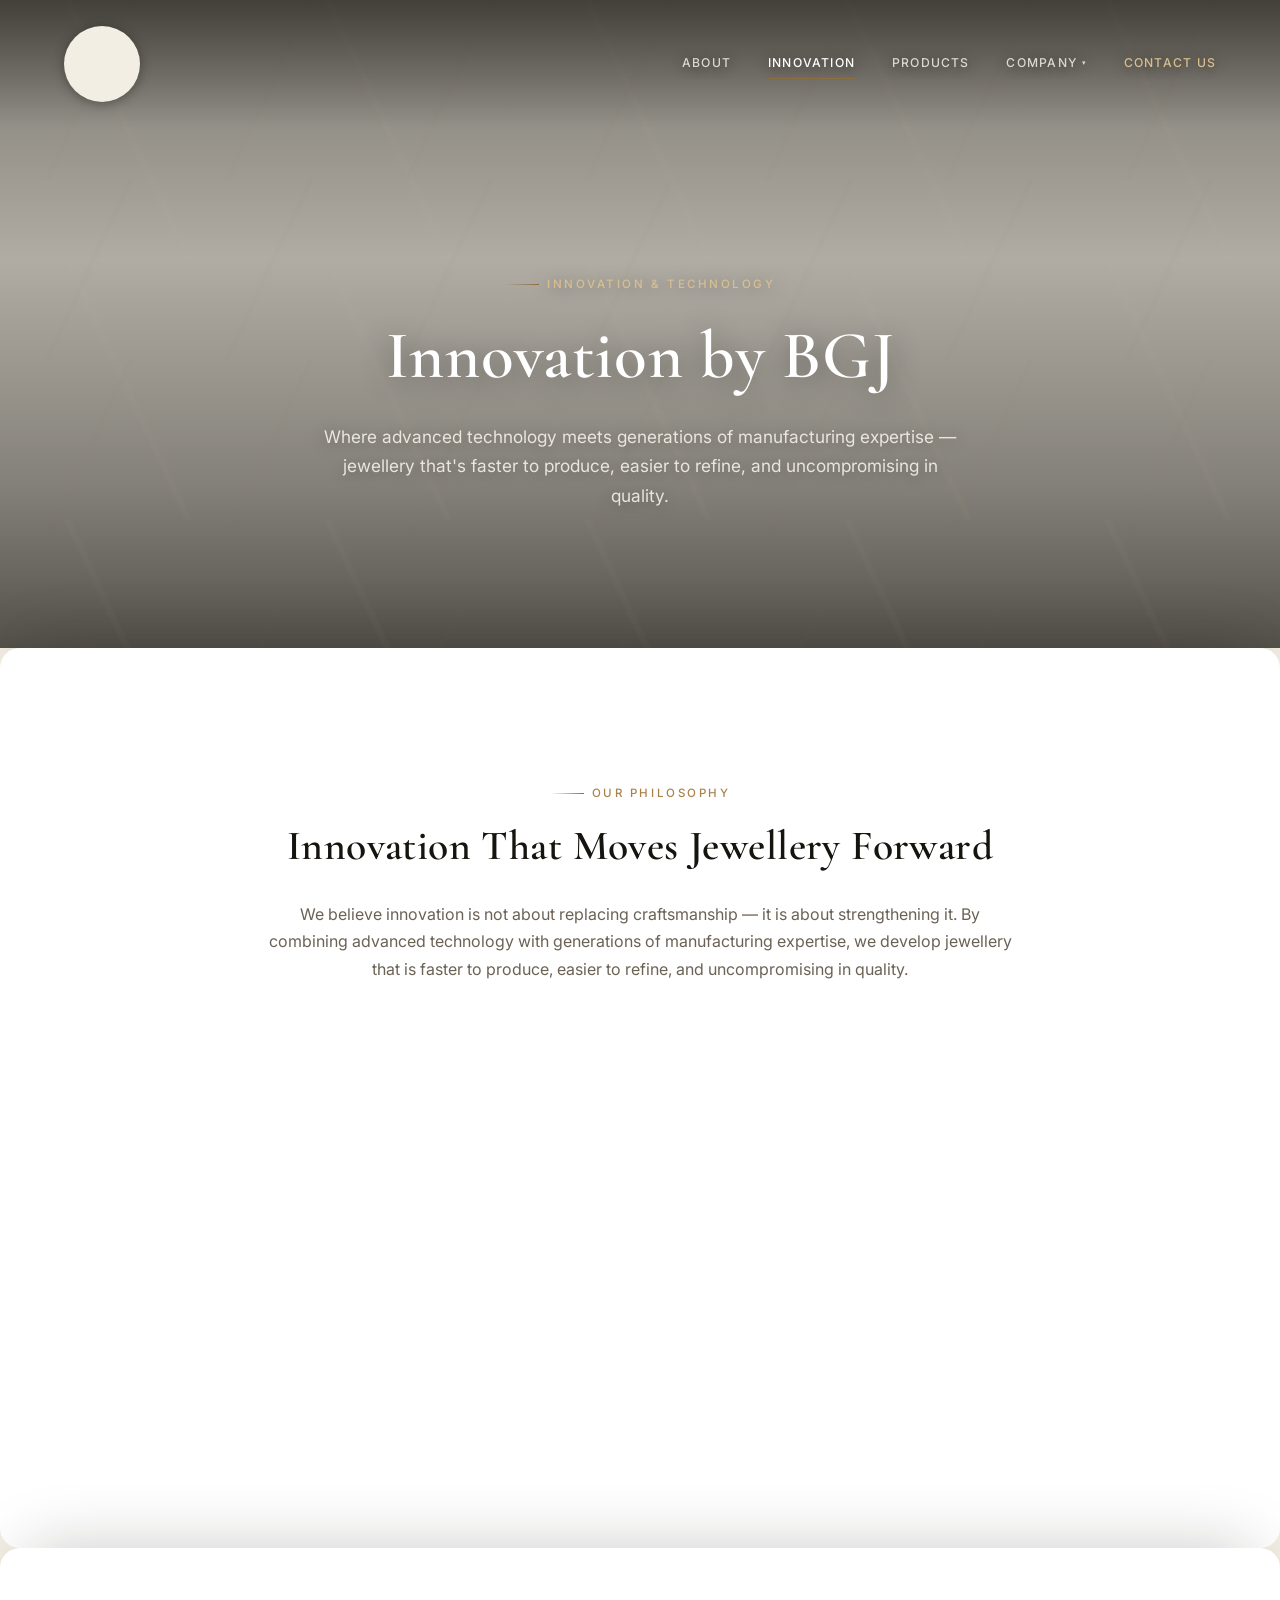
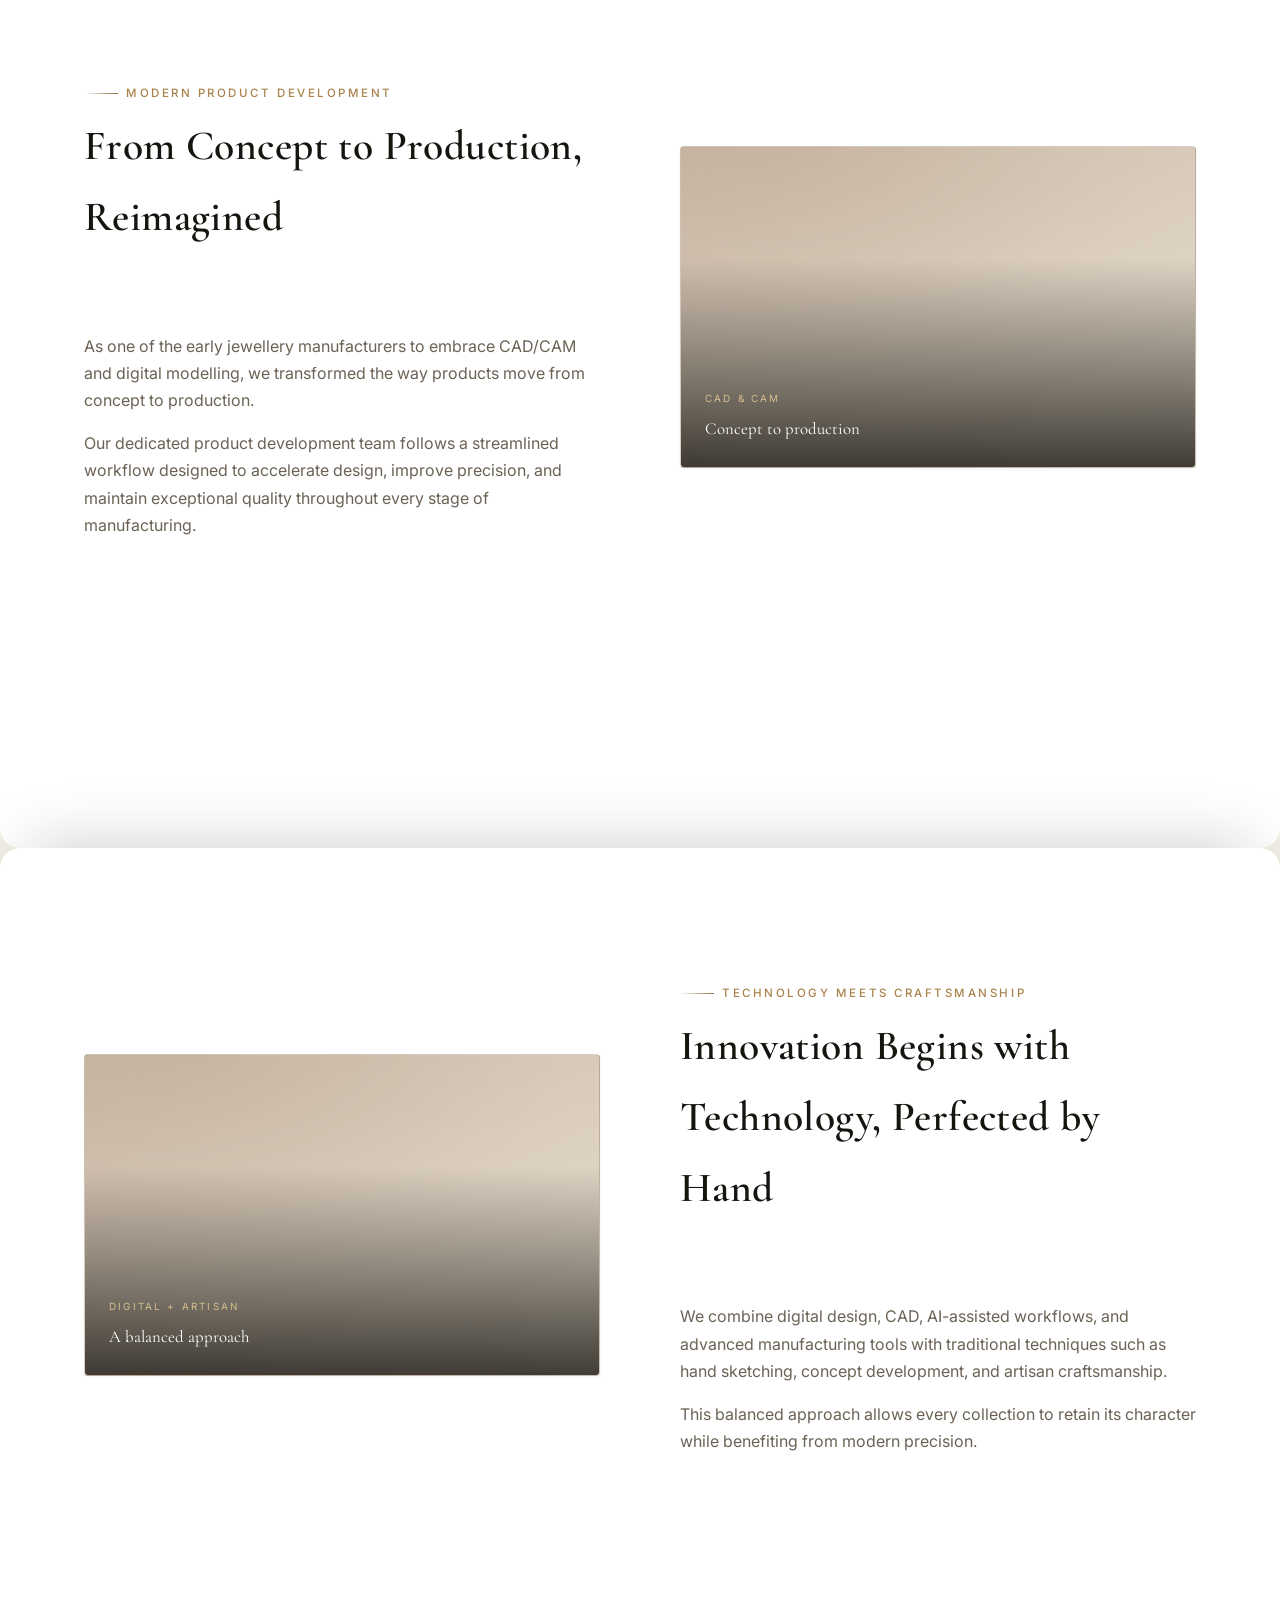
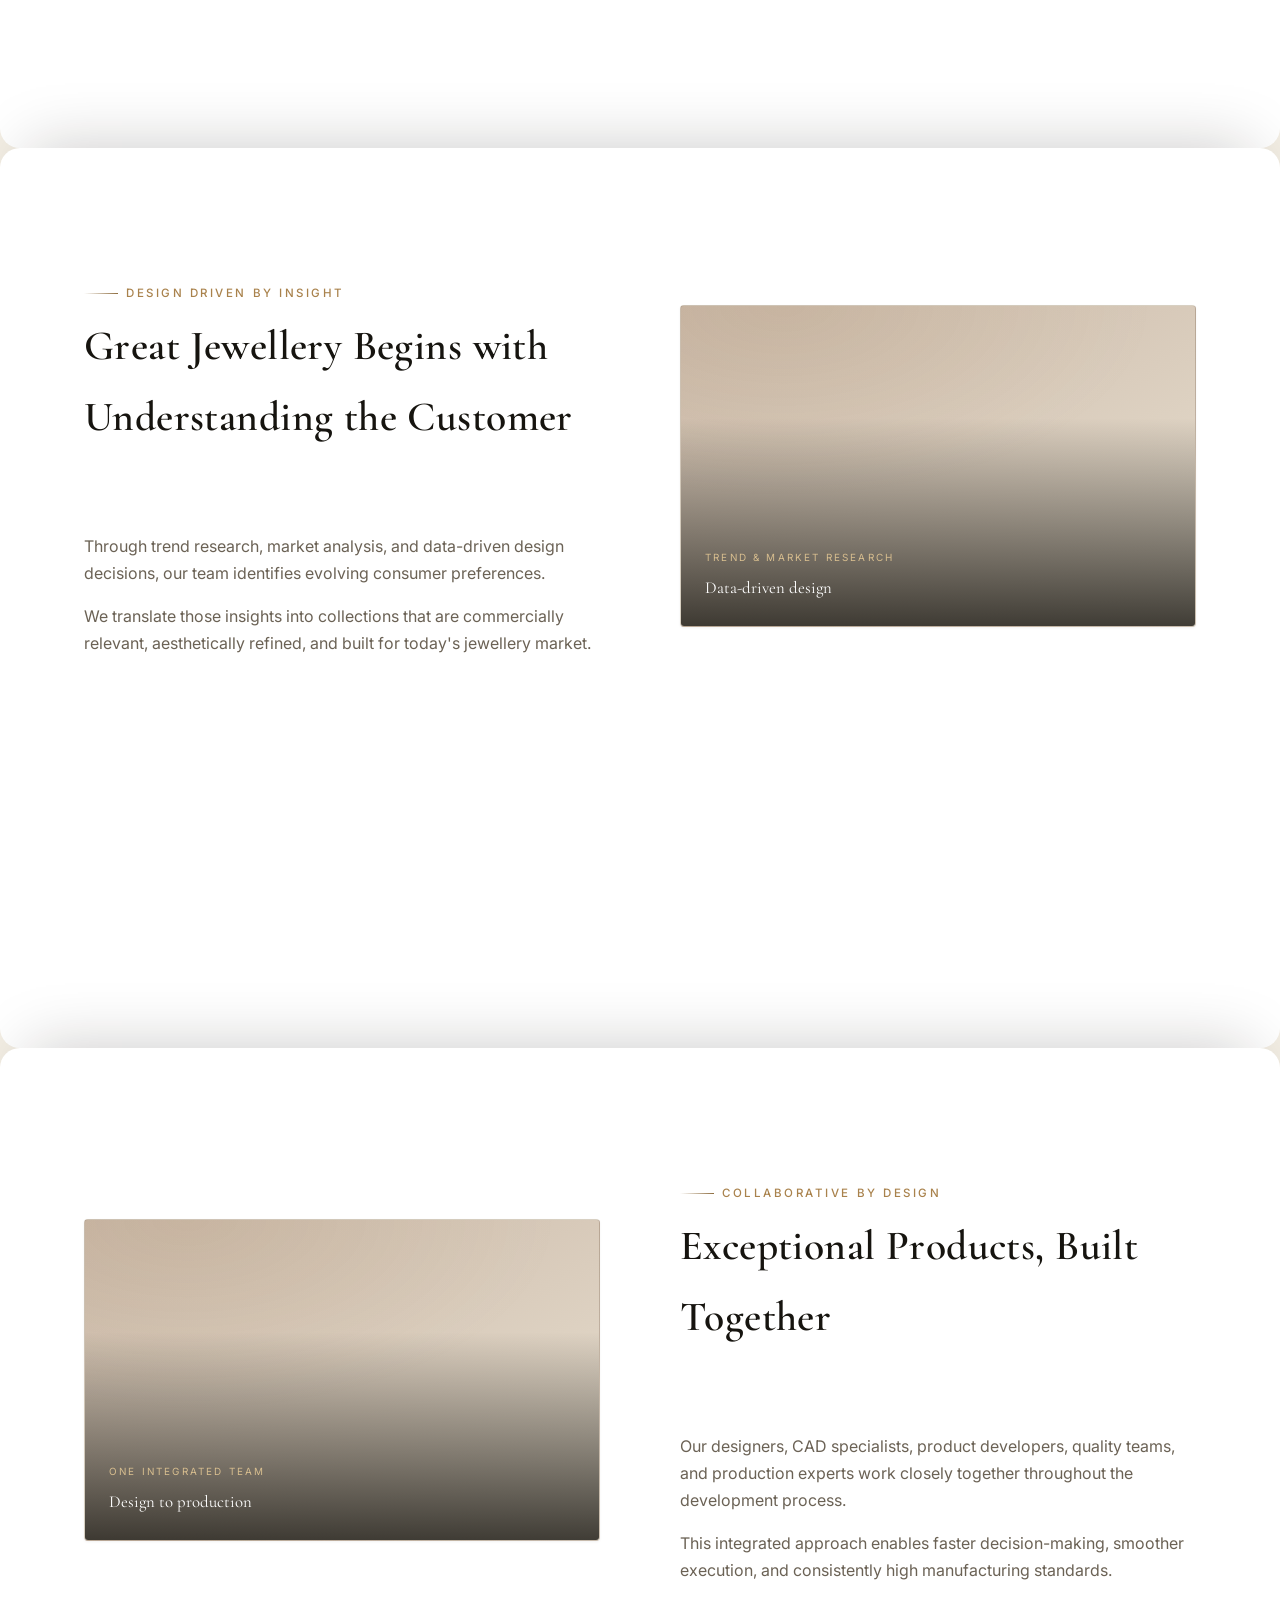
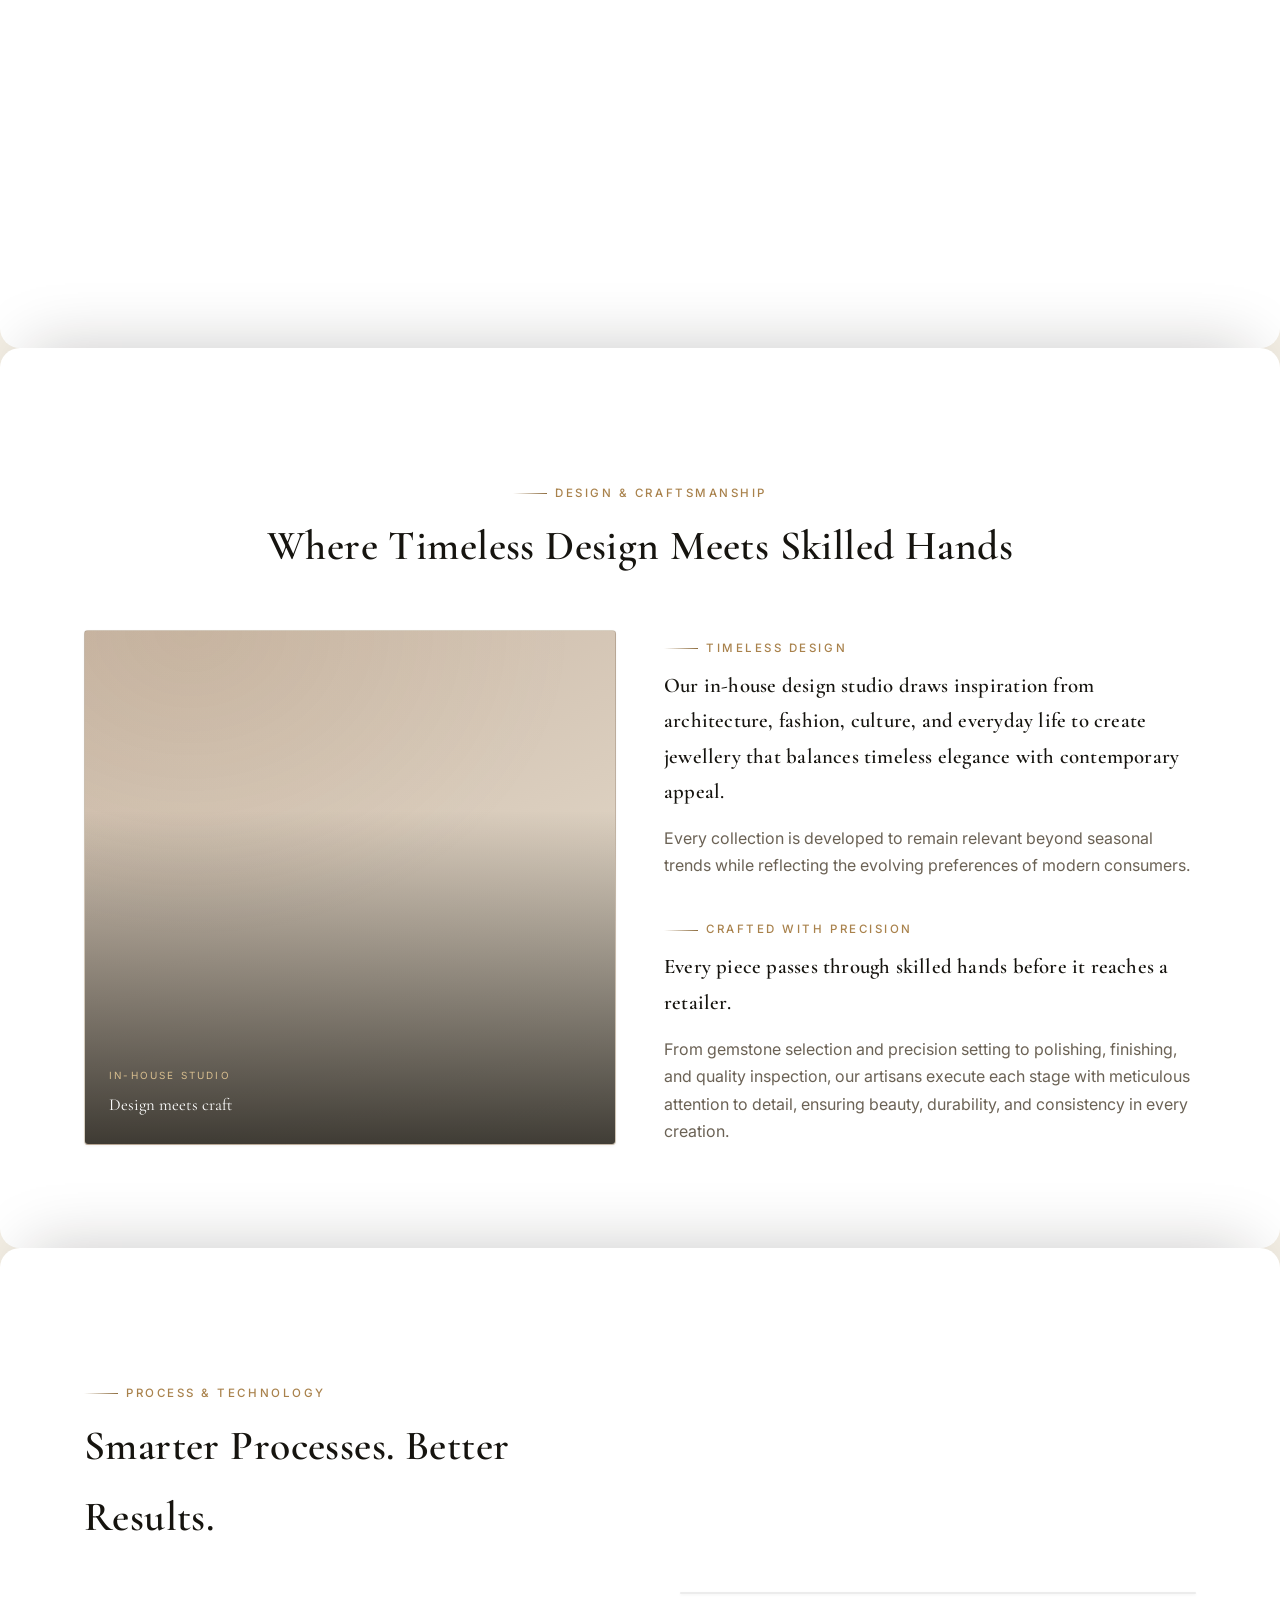
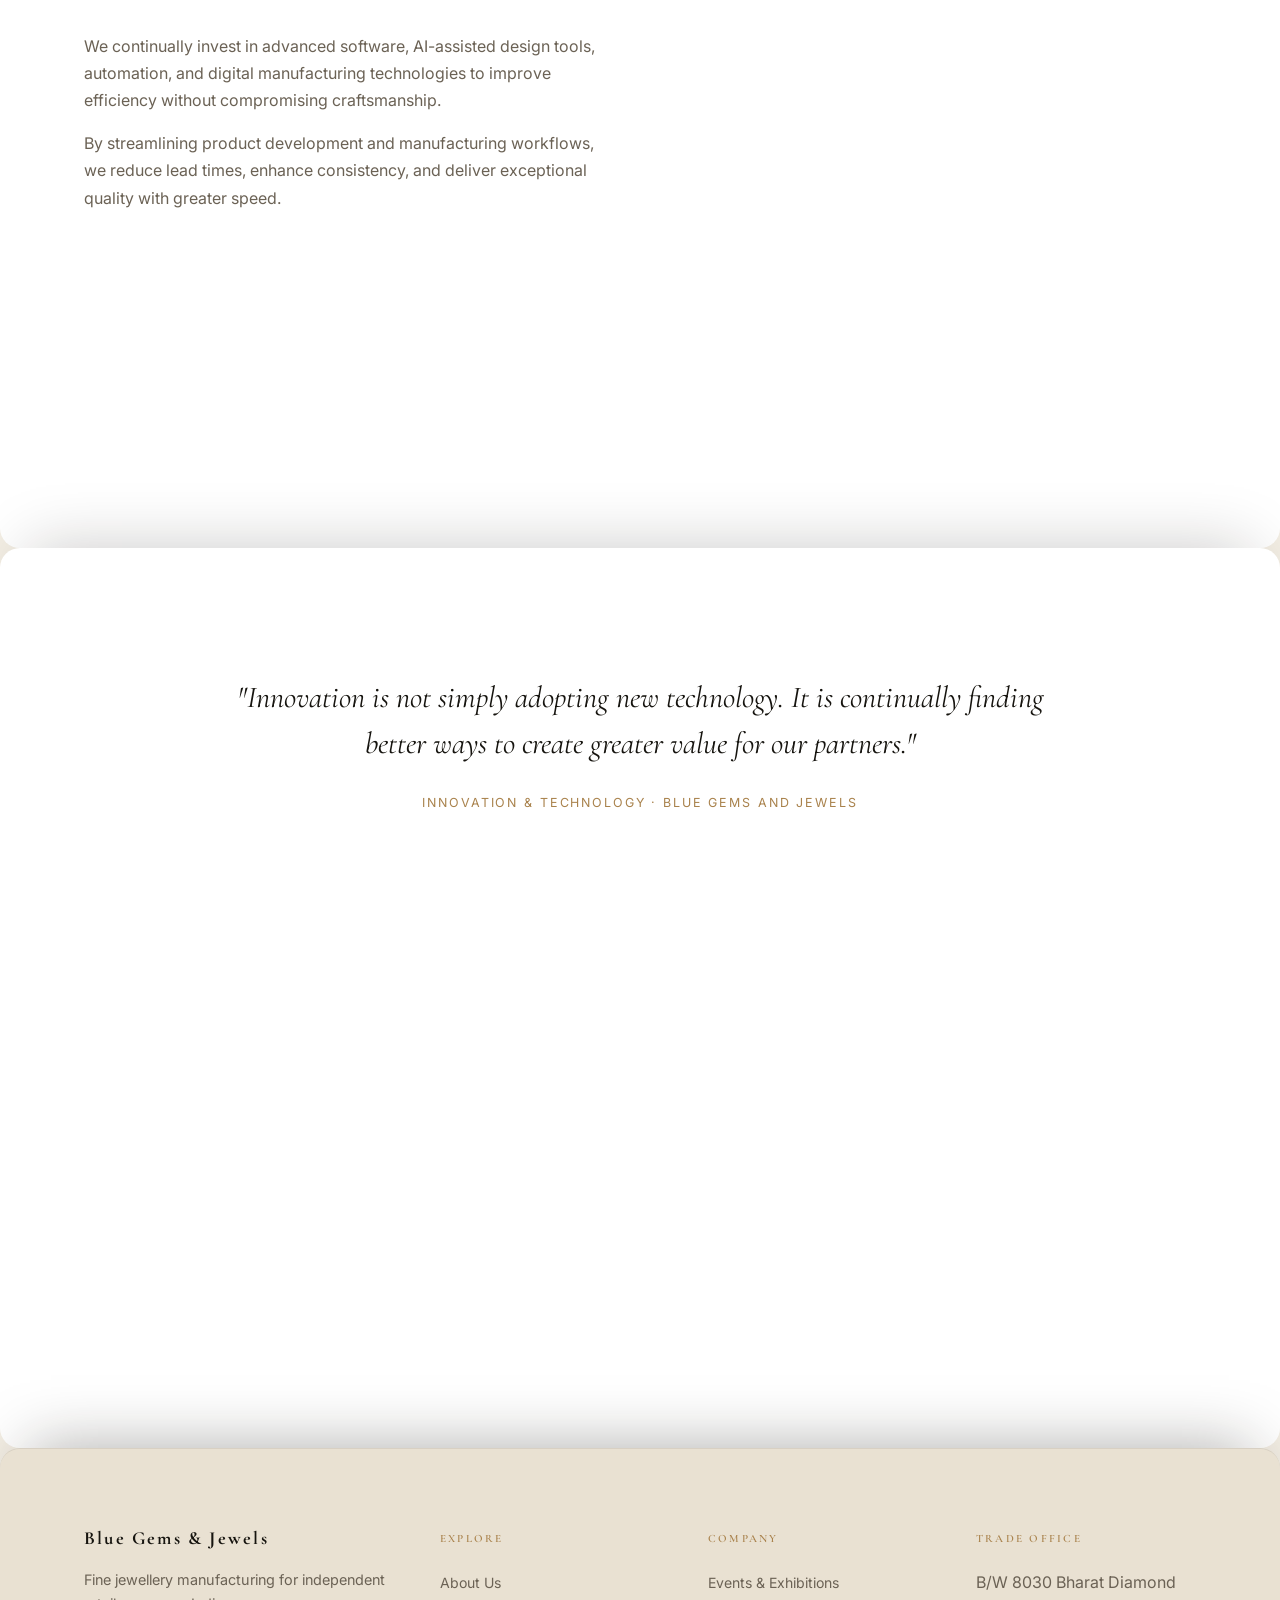
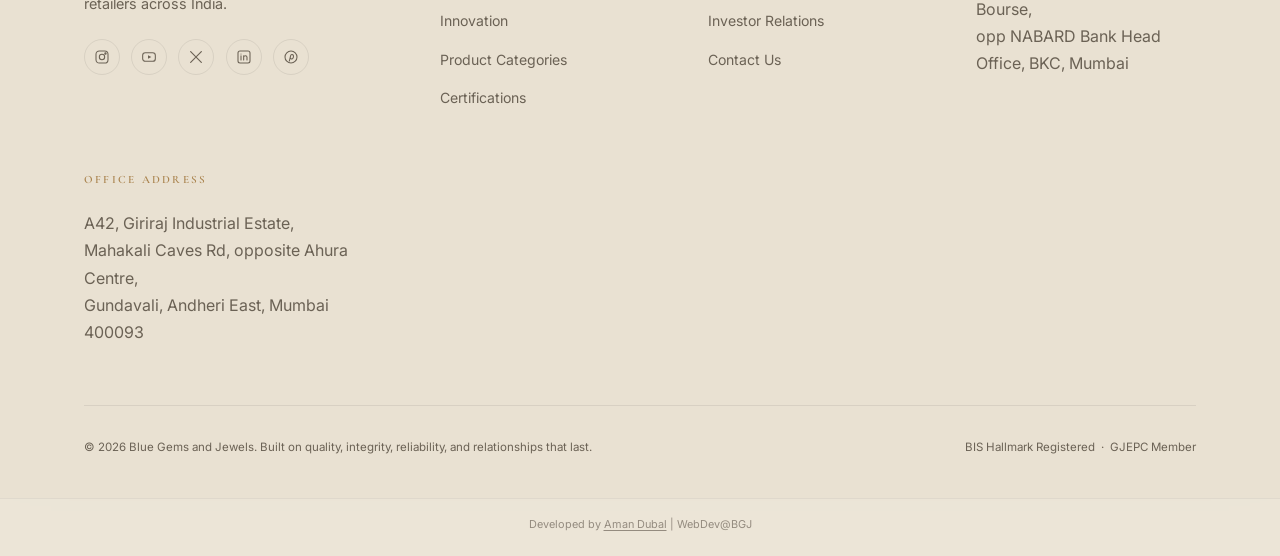
<file: innovation.html>
<!doctype html>
<html lang="en">
<head>
<meta charset="UTF-8">
<meta name="viewport" content="width=device-width, initial-scale=1.0">
<title>Innovation by BGJ — Blue Gems and Jewels</title>
<meta name="description" content="How Blue Gems and Jewels combines CAD/CAM, AI-assisted design, and traditional craftsmanship to develop fine jewellery that is faster to produce, easier to refine, and uncompromising in quality.">
<link rel="icon" type="image/png"
      href="https://i.ibb.co/HLnSMCMv/cropped-circle-image-1.png">
<link rel="stylesheet" href="css/style.css">
</head>
<body data-page="innovation">
<div id="site-nav"></div>
<section class="hero page-hero">
  <div class="hero-bg"></div>
  <div class="hero-photo"><img data-img="Innovation/hero.png" alt="" onerror="this.remove()"></div>
  <div class="hero-scrim"></div>
  <div class="hero-facets"></div>
  <div class="hero-content">
    <span class="eyebrow reveal in">Innovation &amp; Technology</span>
    <h1 class="reveal in" style="transition-delay:.15s">Innovation by BGJ</h1>
    <p class="lead reveal in" style="transition-delay:.3s">Where advanced technology meets generations of manufacturing expertise — jewellery that's faster to produce, easier to refine, and uncompromising in quality.</p>
  </div>
</section>
<!-- INTRO -->
<section class="section stack-section">
  <div class="wrap center reveal">
    <span class="eyebrow">Our Philosophy</span>
    <h2 style="font-size:clamp(1.8rem,3.4vw,2.6rem); margin-top:.5rem;">Innovation That Moves Jewellery Forward</h2>
    <p class="muted" style="max-width:760px; margin:1.2rem auto 0;">We believe innovation is not about replacing craftsmanship — it is about strengthening it. By combining advanced technology with generations of manufacturing expertise, we develop jewellery that is faster to produce, easier to refine, and uncompromising in quality.</p>
  </div>
</section>
<!-- MODERN PRODUCT DEVELOPMENT -->
<section class="section band stack-section">
  <div class="wrap media-row media-right">
    <div class="text-head reveal-line">
      <span class="eyebrow">Modern Product Development</span>
      <h2 style="font-size:clamp(1.8rem,3.4vw,2.6rem); margin-top:.5rem;">From Concept to Production, Reimagined</h2>
    </div>
    <div class="tile wide photo reveal-scale"><img data-img="Innovation/in1.png" alt="CAD and digital jewellery modelling" loading="lazy" onerror="this.remove()"><div class="tile-label"><small>CAD &amp; CAM</small>Concept to production</div></div>
    <div class="text-body reveal-line" style="transition-delay:.1s">
      <p class="muted">As one of the early jewellery manufacturers to embrace CAD/CAM and digital modelling, we transformed the way products move from concept to production.</p>
      <p class="muted" style="margin-top:1rem;">Our dedicated product development team follows a streamlined workflow designed to accelerate design, improve precision, and maintain exceptional quality throughout every stage of manufacturing.</p>
    </div>
  </div>
</section>
<!-- TECHNOLOGY MEETS CRAFTSMANSHIP -->
<section class="section stack-section">
  <div class="wrap media-row media-left">
    <div class="text-head reveal-line">
      <span class="eyebrow">Technology Meets Craftsmanship</span>
      <h2 style="font-size:clamp(1.8rem,3.4vw,2.6rem); margin-top:.5rem;">Innovation Begins with Technology, Perfected by Hand</h2>
    </div>
    <div class="tile wide photo reveal-scale"><img data-img="Innovation/in2.png" alt="Digital design and artisan craftsmanship" loading="lazy" onerror="this.remove()"><div class="tile-label"><small>Digital + Artisan</small>A balanced approach</div></div>
    <div class="text-body reveal-line" style="transition-delay:.1s">
      <p class="muted">We combine digital design, CAD, AI-assisted workflows, and advanced manufacturing tools with traditional techniques such as hand sketching, concept development, and artisan craftsmanship.</p>
      <p class="muted" style="margin-top:1rem;">This balanced approach allows every collection to retain its character while benefiting from modern precision.</p>
    </div>
  </div>
</section>
<!-- DESIGN DRIVEN BY INSIGHT -->
<section class="section band stack-section">
  <div class="wrap media-row media-right">
    <div class="text-head reveal-line">
      <span class="eyebrow">Design Driven by Insight</span>
      <h2 style="font-size:clamp(1.8rem,3.4vw,2.6rem); margin-top:.5rem;">Great Jewellery Begins with Understanding the Customer</h2>
    </div>
    <div class="tile wide photo reveal-scale"><img data-img="Innovation/in3.png" alt="Trend research and design analysis" loading="lazy" onerror="this.remove()"><div class="tile-label"><small>Trend &amp; Market Research</small>Data-driven design</div></div>
    <div class="text-body reveal-line" style="transition-delay:.1s">
      <p class="muted">Through trend research, market analysis, and data-driven design decisions, our team identifies evolving consumer preferences.</p>
      <p class="muted" style="margin-top:1rem;">We translate those insights into collections that are commercially relevant, aesthetically refined, and built for today's jewellery market.</p>
    </div>
  </div>
</section>
<!-- COLLABORATIVE BY DESIGN -->
<section class="section stack-section">
  <div class="wrap media-row media-left">
    <div class="text-head reveal-line">
      <span class="eyebrow">Collaborative by Design</span>
      <h2 style="font-size:clamp(1.8rem,3.4vw,2.6rem); margin-top:.5rem;">Exceptional Products, Built Together</h2>
    </div>
    <div class="tile wide photo reveal-scale"><img data-img="Innovation/in4.png" alt="Design and production teams collaborating" loading="lazy" onerror="this.remove()"><div class="tile-label"><small>One Integrated Team</small>Design to production</div></div>
    <div class="text-body reveal-line" style="transition-delay:.1s">
      <p class="muted">Our designers, CAD specialists, product developers, quality teams, and production experts work closely together throughout the development process.</p>
      <p class="muted" style="margin-top:1rem;">This integrated approach enables faster decision-making, smoother execution, and consistently high manufacturing standards.</p>
    </div>
  </div>
</section>
<!-- DESIGN & CRAFTSMANSHIP -->
<section class="section band stack-section">
  <div class="wrap">
    <div class="center reveal">
      <span class="eyebrow">Design &amp; Craftsmanship</span>
      <h2 style="font-size:clamp(1.8rem,3.4vw,2.6rem); margin-top:.5rem;">Where Timeless Design Meets Skilled Hands</h2>
    </div>
    <div class="grid grid-2" style="margin-top:3rem; gap:3rem; align-items:stretch;">
      <div class="tile photo reveal-scale" style="aspect-ratio:auto; height:100%; min-height:420px;"><img data-img="Innovation/in6.png" alt="Jewellery design studio and craftsmanship" loading="lazy" onerror="this.remove()"><div class="tile-label"><small>In-House Studio</small>Design meets craft</div></div>
      <div class="reveal-line" style="display:grid; gap:2rem; align-content:center; transition-delay:.1s;">
        <div>
          <span class="eyebrow">Timeless Design</span>
          <h3 style="font-size:1.3rem; margin-top:.6rem;">Our in-house design studio draws inspiration from architecture, fashion, culture, and everyday life to create jewellery that balances timeless elegance with contemporary appeal.</h3>
          <p class="muted" style="margin-top:1rem;">Every collection is developed to remain relevant beyond seasonal trends while reflecting the evolving preferences of modern consumers.</p>
        </div>
        <div>
          <span class="eyebrow">Crafted with Precision</span>
          <h3 style="font-size:1.3rem; margin-top:.6rem;">Every piece passes through skilled hands before it reaches a retailer.</h3>
          <p class="muted" style="margin-top:1rem;">From gemstone selection and precision setting to polishing, finishing, and quality inspection, our artisans execute each stage with meticulous attention to detail, ensuring beauty, durability, and consistency in every creation.</p>
        </div>
      </div>
    </div>
  </div>
</section>
<!-- PROCESS & TECHNOLOGY -->
<section class="section stack-section">
  <div class="wrap media-row media-right">
    <div class="text-head reveal-line">
      <span class="eyebrow">Process &amp; Technology</span>
      <h2 style="font-size:clamp(1.8rem,3.4vw,2.6rem); margin-top:.5rem;">Smarter Processes. Better Results.</h2>
    </div>
    <div class="tile wide photo reveal-scale" style="aspect-ratio:auto;"><video data-img="Innovation/in5.mp4" autoplay muted loop playsinline onerror="this.remove()" style="position:static; height:auto; object-fit:contain;"></video><div class="tile-label"><small>Automation &amp; AI</small>Faster, more consistent</div></div>
    <div class="text-body reveal-line" style="transition-delay:.1s">
      <p class="muted">We continually invest in advanced software, AI-assisted design tools, automation, and digital manufacturing technologies to improve efficiency without compromising craftsmanship.</p>
      <p class="muted" style="margin-top:1rem;">By streamlining product development and manufacturing workflows, we reduce lead times, enhance consistency, and deliver exceptional quality with greater speed.</p>
    </div>
  </div>
</section>
<!-- QUOTE -->
<section class="section band-gold stack-section">
  <div class="wrap">
    <div class="quote-block reveal">
      <p>"Innovation is not simply adopting new technology. It is continually finding better ways to create greater value for our partners."</p>
      <div class="attrib">Innovation &amp; Technology &middot; Blue Gems and Jewels</div>
    </div>
  </div>
</section>
<div id="site-footer"></div>
<p class="footer-credit">Developed by <a href="https://www.linkedin.com/in/amandubal/" target="_blank" rel="noopener noreferrer">Aman Dubal</a> | WebDev@BGJ</p>
<script src="js/footer.js"></script>
<script src="js/supabase-config.js"></script>
<script src="js/main.js"></script>
</body>
</html>
</file>
<file: css/style.css>
/* ============================================================
   BLUE GEMS AND JEWELS — Design System
   Warm editorial luxury palette: deep ink + bone/ivory base,
   accented by an antique gold, with emerald and rose-taupe used sparingly.
   Spacing follows an 8px scale: 8 / 16 / 24 / 32 / 40 / 48 / 64 / 80px.
   ============================================================ */
@import url('https://fonts.googleapis.com/css2?family=Cormorant+Garamond:ital,wght@0,400;0,500;0,600;0,700;1,400&family=Inter:wght@300;400;500;600&display=swap');
:root{
  /* neutral bone/ivory ramp — every "gray" on the site comes from this one ramp */
  --navy-950:#f3eee4;
  --navy-900:#e9e1d2;
  --navy-800:#ded0c4;
  --navy-700:#cbb9a8;
  --navy-600:#a99a89;
  --navy-500:#8a7a6b;
  --ink:#16140f;
  --ink-soft:#2a271f;

  /* the ONE brand accent — antique gold — as a single tonal ramp.
     (kept the historical "gold-*" names so every component below
     that referenced them stays wired to the same accent automatically.) */
  --gold-100:#efe3cb;
  --gold-300:#d8be8f;
  --gold-400:#a9824c;
  --gold-500:#8e6d3f;
  --gold-600:#8a6a52;

  /* secondary accents, used sparingly */
  --emerald-900:#22392c;
  --emerald-700:#3c5a49;
  --rose-taupe:#ded0c4;
  --placeholder-brown:#8a6a52;

  --ivory:#16140f;
  --ivory-dim:#6b6255;
  --white:#ffffff;
  --line:rgba(22,20,15,0.14);
  --line-soft:rgba(22,20,15,0.08);
  --serif: 'Cormorant Garamond', 'Georgia', serif;
  --sans: 'Inter', 'Helvetica Neue', Arial, sans-serif;
  --ease: cubic-bezier(.22,.68,.2,1);
  --ease-soft: cubic-bezier(.16,.84,.44,1);
}
*,*::before,*::after{ box-sizing:border-box; }
html{ scroll-behavior:smooth; scroll-snap-type:y proximity; scroll-padding-top:var(--nav-h,100px); }
body{
  margin:0;
  background:var(--navy-950);
  color:var(--ivory);
  font-family:var(--sans);
  font-weight:400;
  line-height:1.7;
  -webkit-font-smoothing:antialiased;
  overflow-x:hidden;
}
img,svg{ max-width:100%; display:block; }
a{ color:inherit; text-decoration:none; }
ul{ margin:0; padding:0; list-style:none; }
h1,h2,h3,h4{ font-family:var(--serif); font-weight:600; margin:0; letter-spacing:.01em; }
p{ margin:0; }
::selection{ background:var(--gold-100); color:var(--ink); }
/* ---------- scrollbar ---------- */
::-webkit-scrollbar{ width:10px; }
::-webkit-scrollbar-track{ background:var(--navy-900); }
::-webkit-scrollbar-thumb{ background:var(--navy-500); border-radius:10px; }
::-webkit-scrollbar-thumb:hover{ background:var(--gold-500); }
/* ---------- utility ---------- */
/* padding is clamped so it stops growing past ~1067px viewport width —
   plain 6vw would otherwise keep eating into the capped .wrap box as
   screens get wider (4K/ultrawide), squeezing the content column down
   to a sliver between two huge gutters */
.wrap{ max-width:1240px; margin:0 auto; padding:0 clamp(1.5rem,6vw,4rem); }
/* let the content column grow on large monitors/ultrawide instead of
   staying frozen at 1240px inside ever-larger empty gutters */
@media(min-width:1600px){ .wrap{ max-width:1400px; } }
@media(min-width:2000px){ .wrap{ max-width:1600px; } }
.eyebrow{
  font-family:var(--sans);
  font-size:.72rem;
  font-weight:500;
  letter-spacing:.22em;
  text-transform:uppercase;
  color:var(--gold-400);
  display:inline-flex;
  align-items:center;
  gap:.7em;
}
.eyebrow::before{
  content:'';
  width:34px; height:1px;
  background:linear-gradient(90deg,transparent,var(--gold-500));
}
.eyebrow-center{ display:flex; justify-content:center; width:100%; }
.eyebrow-center::before{ display:none; }
.section{ position:relative; padding:7.56px 0; }
.section-tight{ padding:min(5vw,48px) 0; }
/* ---------- stacking-card scroll effect ---------- */
.stack-section{
  position:sticky;
  top:0;
  min-height:100vh;
  min-height:100dvh;
  padding-top:var(--nav-h,100px);
  display:flex;
  flex-direction:column;
  justify-content:flex-start;
  background:var(--white);
  border-radius:20px;
  box-shadow:0 -30px 60px -30px rgba(22,20,15,.22);
  transform-origin:center top;
  will-change:transform, opacity;
  transition:transform .6s cubic-bezier(.22,.68,.2,1), opacity .6s cubic-bezier(.22,.68,.2,1);
  overflow:hidden;
}
.stack-section > .wrap{ width:100%; will-change:transform; }
.hero{ scroll-snap-align:start; scroll-snap-stop:always; }
.center{ text-align:center; }
.grid{ display:grid; gap:2.5rem; }
.grid-2{ grid-template-columns:repeat(2,1fr); }
.grid-3{ grid-template-columns:repeat(3,1fr); }
.grid-4{ grid-template-columns:repeat(4,1fr); }
/* ---------- title/subtitle/image/text media row (standard mobile order) ---------- */
.media-row{ display:grid; grid-template-columns:1fr 1fr; align-items:center; gap:5rem; }
.media-row.media-right{ grid-template-areas:"head img" "body img"; }
.media-row.media-left{ grid-template-areas:"img head" "img body"; }
.media-row.media-top{ grid-template-areas:"head head" "body img"; row-gap:3rem; }
.media-row.media-top.media-left{ grid-template-areas:"head head" "img body"; }
.media-row.media-top > .text-head{ text-align:center; }
.media-row > .text-head{ grid-area:head; }
.media-row > .text-body{ grid-area:body; }
.media-row > .tile{ grid-area:img; }
@media(max-width:1000px){
  .media-row,
  .media-row.media-right,
  .media-row.media-left,
  .media-row.media-top,
  .media-row.media-top.media-left{ grid-template-columns:1fr; grid-template-areas:"head" "img" "body"; gap:2.2rem; }
}
@media(min-width:1001px){
  .retailers-cta{ margin-bottom:3.5rem; }
  .tech-precision-section{ margin-bottom:5rem; }
}
/* laptop-only: trim the text column's vertical rhythm so it matches the image's height */
@media(min-width:1001px) and (max-width:1440px){
  .media-row--fit{ row-gap:1.4rem; }
  .media-row--fit h2{ line-height:1.22; font-size:clamp(1.6rem,2.4vw,2.05rem); }
  .media-row--fit .text-head{ margin-bottom:0; }
  .media-row--fit ul{ gap:.5rem !important; }
  .media-row--fit .btn{ margin-top:1rem !important; }
}
.muted{ color:var(--ivory-dim); }
.gold{ color:var(--gold-400); }
.divider{
  width:100%; height:1px;
  background:linear-gradient(90deg,transparent,var(--line-soft) 20%,var(--line-soft) 80%,transparent);
}
.divider-gold{
  width:64px; height:1px; margin:1.5rem auto;
  background:linear-gradient(90deg,transparent,var(--gold-500),transparent);
}
/* ---------- reveal animation ---------- */
.reveal{
  opacity:0;
  transform:translateY(38px);
  transition:opacity 1s var(--ease-soft), transform 1.1s var(--ease-soft);
  will-change:opacity, transform;
}
.reveal.in{ opacity:1; transform:translateY(0); }
.reveal-scale{ opacity:0; transform:scale(.94); transition:opacity 1s var(--ease-soft), transform 1.1s var(--ease-soft); }
.reveal-scale.in{ opacity:1; transform:scale(1); }
.reveal-line{ opacity:0; transform:translateX(-24px); transition:opacity .9s var(--ease-soft), transform .9s var(--ease-soft); }
.reveal-line.in{ opacity:1; transform:translateX(0); }
.stagger > *{ transition-delay:calc(var(--i,0) * 110ms); }
/* ============================================================
   NAV
   ============================================================ */
.nav{
  position:fixed; top:0; left:0; right:0; z-index:1000;
  display:flex; align-items:center; justify-content:space-between;
  padding:1.6rem clamp(1.5rem,6vw,4rem);
  background:linear-gradient(180deg,rgba(22,20,15,.55),rgba(22,20,15,0));
  transition:padding .4s var(--ease), background .4s var(--ease), box-shadow .4s var(--ease);
}
.nav.scrolled{
  padding:1rem clamp(1.5rem,6vw,4rem);
  background:rgba(243,238,228,.92);
  box-shadow:0 1px 0 var(--line-soft), 0 20px 40px -20px rgba(22,20,15,.12);
}
.brand{
  font-family:var(--serif);
  font-size:1.15rem;
  letter-spacing:.12em;
  display:flex; align-items:center; line-height:1.05;
}
.brand b{ font-weight:700; color:var(--white); text-shadow:0 2px 12px rgba(0,0,0,.5); transition:color .3s; }
.nav.scrolled .brand b,
.footer .brand b{ color:var(--ivory); text-shadow:none; }
.brand small{ font-family:var(--sans); font-size:.56rem; letter-spacing:.28em; color:var(--gold-300); font-weight:400; margin-top:.35rem; transition:color .3s; }
.nav.scrolled .brand small{ color:var(--gold-400); }
.brand-logo{
  display:block; width:76px; height:76px; border-radius:50%; flex-shrink:0;
  background-color:var(--navy-950); background-position:center center; background-size:102% auto; background-repeat:no-repeat;
  border:1px solid rgba(243,238,228,.5); box-shadow:0 2px 12px rgba(0,0,0,.35);
  transition:width .4s var(--ease), height .4s var(--ease), border-color .3s;
}
.nav.scrolled .brand-logo{ width:64px; height:64px; border-color:var(--line-soft); box-shadow:0 2px 8px rgba(22,20,15,.15); }
.nav-links{ display:flex; gap:2.3rem; align-items:center; }
.nav-links a{
  font-size:.76rem; font-weight:500; letter-spacing:.1em; text-transform:uppercase;
  color:rgba(243,238,228,.85); text-shadow:0 2px 12px rgba(0,0,0,.5); position:relative; padding:.3rem 0;
  transition:color .3s, text-shadow .3s;
}
.nav.scrolled .nav-links a{ color:var(--ivory-dim); text-shadow:none; }
.nav-links a::after{
  content:''; position:absolute; left:0; right:0; bottom:0; height:1px;
  background:var(--gold-500); transform:scaleX(0); transform-origin:left;
  transition:transform .4s var(--ease);
}
.nav-links a:hover,.nav-links a.active{ color:var(--white); }
.nav.scrolled .nav-links a:hover,.nav.scrolled .nav-links a.active{ color:var(--ivory); }
.nav-links a:hover::after,.nav-links a.active::after{ transform:scaleX(1); }
.nav-cta{
  color:var(--gold-300)!important;
  text-shadow:none; transition:color .3s!important;
}
.nav-cta:hover{ color:var(--white)!important; }
.nav.scrolled .nav-cta{ color:var(--gold-500)!important; }
.nav.scrolled .nav-cta:hover{ color:var(--gold-400)!important; }
/* ---- grouped dropdowns (Manufacturing, Company) ---- */
.nav-drop{ position:relative; }
.nav-drop > a{ display:inline-flex; align-items:center; gap:.4em; }
.nav-drop .caret{ font-size:.6em; transition:transform .3s var(--ease); }
.nav-drop:hover .caret{ transform:rotate(180deg); }
.nav-drop-menu{
  position:absolute; top:100%; left:50%; transform:translate(-50%,6px);
  min-width:220px; padding:.5rem; margin-top:1rem;
  background:var(--white); border:1px solid var(--line-soft); border-radius:6px;
  box-shadow:0 20px 40px -20px rgba(22,20,15,.25);
  opacity:0; visibility:hidden; transition:opacity .25s var(--ease), transform .25s var(--ease), visibility .25s;
}
.nav-drop:hover .nav-drop-menu{ opacity:1; visibility:visible; transform:translate(-50%,0); }
.nav-drop-menu a{
  display:block; padding:.7rem .9rem; font-size:.72rem; letter-spacing:.08em; text-transform:uppercase;
  color:var(--ivory)!important; text-shadow:none!important; border-radius:4px;
}
.nav-drop-menu a::after{ display:none; }
.nav-drop-menu a:hover{ background:var(--gold-100); color:var(--gold-500)!important; }
.nav-toggle{ display:none; flex-direction:column; gap:5px; cursor:pointer; z-index:1001; padding:12px; margin:-12px; }
.nav-toggle span{ width:24px; height:1px; background:var(--white); box-shadow:0 1px 6px rgba(0,0,0,.5); transition:transform .3s,opacity .3s,background .3s; }
.nav.scrolled .nav-toggle span{ background:var(--ivory); box-shadow:none; }
.mobile-panel{
  position:fixed; inset:0; background:var(--navy-950); z-index:999;
  display:flex; flex-direction:column; align-items:center; justify-content:center; gap:1.5rem;
  overflow-y:auto; padding:6rem 0 2rem;
  opacity:0; pointer-events:none; transition:opacity .4s var(--ease);
}
.mobile-panel.open{ opacity:1; pointer-events:auto; }
.mobile-panel a{ font-family:var(--serif); font-size:1.5rem; }
.mp-group{ display:flex; flex-direction:column; align-items:center; gap:.9rem; }
.mp-group .mp-heading{
  font-family:var(--sans); font-size:.68rem; font-weight:500; letter-spacing:.22em; text-transform:uppercase;
  color:var(--gold-400);
}
.mp-group a{ font-size:1.15rem; }
@media(max-width:900px){
  .nav-links{ display:none; }
  .nav-toggle{ display:flex; }
  .nav{ padding:1.1rem 5vw; }
  .nav.scrolled{ padding:.8rem 5vw; }
  .brand-logo{ width:56px; height:56px; }
  .nav.scrolled .brand-logo{ width:48px; height:48px; }
}
/* ============================================================
   HERO
   ============================================================ */
.hero{
  position:relative; min-height:100vh; min-height:100dvh; display:flex; align-items:center; justify-content:center;
  overflow:hidden; text-align:center; isolation:isolate;
}
.hero-bg{
  position:absolute; inset:-10%; z-index:-4;
  background:
    radial-gradient(60% 50% at 30% 20%, rgba(169,130,76,.20), transparent 60%),
    radial-gradient(50% 45% at 78% 75%, rgba(222,208,196,.16), transparent 60%),
    linear-gradient(160deg,var(--navy-950) 0%, var(--navy-900) 45%, var(--navy-800) 100%);
  animation:driftBg 22s ease-in-out infinite alternate;
}
@keyframes driftBg{ from{ transform:translate3d(0,0,0) scale(1);} to{ transform:translate3d(-2%,2%,0) scale(1.06);} }
.hero-photo{ position:absolute; inset:0; z-index:-3; overflow:hidden; background:var(--navy-950); }
.hero-photo img{
  position:absolute; inset:0; width:100%; height:100%; object-fit:cover;
  transform:scale(1.08); animation:kenBurns 28s ease-in-out infinite alternate;
}
@keyframes kenBurns{ from{ transform:scale(1.08) translate(0,0); } to{ transform:scale(1.18) translate(-1.5%,-1.5%); } }
/* pages with no hero video — the img is the permanent visual, not a
   brief fallback, so the heavy 1.08→1.18 Ken Burns zoom (tuned for a
   crop that's on screen for a split second) was cropping it far more
   than intended. Much gentler zoom when there's no video sibling. */
.hero-photo img:only-child{ transform:scale(1); animation:kenBurnsSoft 34s ease-in-out infinite alternate; }
@keyframes kenBurnsSoft{ from{ transform:scale(1) translate(0,0); } to{ transform:scale(1.06) translate(-1%,-1%); } }
.hero-photo video{
  position:absolute; inset:0; width:100%; height:100%; object-fit:cover;
  opacity:0; transition:opacity .8s ease;
}
.hero-photo video.is-ready{ opacity:1; }
/* ---------- hero background "train" slider (home page only) ----------
   vertical columns of images scroll continuously; each track holds its
   image set twice back-to-back so translateY(-50%) loops seamlessly */
.hero-slider{
  position:absolute; inset:0; z-index:-3;
  display:grid; grid-template-columns:repeat(4,1fr); gap:3px;
  width:100%; height:100%; background:var(--navy-950);
}
.hero-slider-col{ position:relative; overflow:hidden; height:100%; }
.hero-slider-track{
  display:flex; flex-direction:column; gap:3px; width:100%;
  animation:heroSlide var(--dur,30s) linear infinite;
}
.hero-slider-col--down .hero-slider-track{ animation-direction:reverse; }
.hero-slider-track img{
  width:100%; height:auto; aspect-ratio:3/4; object-fit:cover; display:block;
  filter:saturate(1.05) brightness(.78);
}
@keyframes heroSlide{ from{ transform:translateY(0); } to{ transform:translateY(-50%); } }
@media(max-width:760px){
  .hero-slider{ grid-template-columns:repeat(2,1fr); }
  .hero-slider-col:nth-child(3), .hero-slider-col:nth-child(4){ display:none; }
}
@media(prefers-reduced-motion:reduce){
  .hero-slider-track{ animation:none; }
}
.hero-scrim{
  position:absolute; inset:0; z-index:-2;
  background:linear-gradient(180deg, rgba(22,20,15,.55) 0%, rgba(22,20,15,.3) 40%, rgba(22,20,15,.5) 75%, rgba(22,20,15,.72) 100%);
}
.hero-facets{
  position:absolute; inset:0; z-index:-1; opacity:.6;
  background-image:
    linear-gradient(115deg,transparent 48%, rgba(142,109,63,.05) 49%, rgba(142,109,63,.05) 50%, transparent 51%),
    linear-gradient(65deg,transparent 48%, rgba(216,190,143,.05) 49%, rgba(216,190,143,.05) 50%, transparent 51%);
  background-size:180px 180px, 260px 260px;
}
.hero-content{ padding:128px clamp(1.5rem,6vw,4rem) 0; max-width:980px; }
.hero .eyebrow{ justify-content:center; margin-bottom:1.6rem; color:var(--gold-300); text-shadow:0 2px 16px rgba(0,0,0,.5); }
.hero h1{
  font-size:clamp(2.4rem,6vw,5rem); line-height:1.08; color:var(--white);
  text-shadow:0 4px 30px rgba(0,0,0,.45);
}
.hero h1 em{ font-style:italic; color:var(--gold-300); }
.hero p.lead{
  max-width:640px; margin:1.8rem auto 0; color:rgba(243,238,228,.92); font-size:1.08rem;
  text-shadow:0 2px 16px rgba(0,0,0,.4);
}
.hero-actions{ display:flex; gap:1.2rem; justify-content:center; margin-top:2.6rem; flex-wrap:wrap; }
.hero .hero-actions .btn-ghost{ border-color:rgba(243,238,228,.55); color:var(--white); }
.hero .hero-actions .btn-ghost:hover{ border-color:var(--gold-300); color:var(--gold-300); }
.btn{
  display:inline-flex; align-items:center; gap:.6rem;
  padding:1rem 2rem; font-size:.74rem; font-weight:500; letter-spacing:.14em; text-transform:uppercase;
  border-radius:2px; transition:all .4s var(--ease); white-space:nowrap;
}
.btn-gold{ background:var(--gold-500); color:var(--white); }
.btn-gold:hover{ background:var(--gold-400); transform:translateY(-2px); box-shadow:0 14px 30px -10px rgba(142,109,63,.4); }
.btn-ghost{ border:1px solid var(--line-soft); color:var(--ivory); }
.btn-ghost:hover{ border-color:var(--gold-500); color:var(--gold-500); transform:translateY(-2px); }
.btn-sm{ padding:.55rem 1.2rem; font-size:.64rem; letter-spacing:.1em; }
/* one card per grid cell: photo tile on top, a small CTA below it */
.tf-card{ display:flex; flex-direction:column; align-items:center; gap:.9rem; }
.tf-card .tile{ width:100%; }
/* ============================================================
   CARDS
   ============================================================ */
.card{
  position:relative; padding:2.5rem 2rem; border:1px solid var(--line-soft);
  background:linear-gradient(160deg,rgba(22,20,15,.025),rgba(22,20,15,0));
  box-shadow:0 1px 3px rgba(22,20,15,.04);
  border-radius:4px; transition:border-color .4s,transform .4s var(--ease),background .4s,box-shadow .4s;
}
.card:hover{ border-color:var(--line); transform:translateY(-6px); background:linear-gradient(160deg,rgba(142,109,63,.07),rgba(22,20,15,0)); box-shadow:0 20px 40px -20px rgba(22,20,15,.18); }
.card .num{ font-family:var(--serif); font-size:.85rem; color:var(--gold-500); letter-spacing:.1em; }
.card h3{ font-size:1.3rem; margin:1rem 0 .8rem; color:var(--ivory); }
.card p{ color:var(--ivory-dim); font-size:.92rem; }
.card-icon{
  width:48px; height:48px; border:1px solid var(--line); border-radius:50%;
  display:flex; align-items:center; justify-content:center; margin-bottom:1.5rem;
  color:var(--gold-400);
}
/* ---------- product constellation (circular auto-rotating showcase) ---------- */
.orbit-showcase{ display:flex; align-items:center; justify-content:center; gap:4rem; flex-wrap:wrap; }
.orbit-stage{
  position:relative; width:440px; height:440px; max-width:100%;
  --orbit-r:160px; --center-d:190px; --item-d:82px;
}
.orbit-ring{ position:absolute; inset:0; animation:orbit-spin 90s linear infinite; }
.orbit-item{
  position:absolute; top:50%; left:50%; width:var(--item-d); height:var(--item-d);
  margin:calc(var(--item-d) / -2) 0 0 calc(var(--item-d) / -2);
}
.orbit-item-face{
  width:100%; height:100%; border-radius:50%; overflow:hidden;
  border:1px solid var(--line); box-shadow:0 10px 26px -14px rgba(22,20,15,.25);
  background:linear-gradient(155deg,var(--navy-700),var(--navy-900));
  animation:orbit-counter-spin 90s linear infinite;
  transition:border-color .3s var(--ease), box-shadow .3s var(--ease);
}
.orbit-item:hover .orbit-item-face{ border-color:var(--gold-500); box-shadow:0 14px 32px -12px rgba(138,106,82,.4); }
.orbit-item-face img{ width:100%; height:100%; object-fit:cover; transition:transform .3s var(--ease); }
.orbit-item:hover .orbit-item-face img{ transform:scale(1.15); }
.orbit-center{
  position:absolute; top:50%; left:50%; width:var(--center-d); height:var(--center-d);
  margin:calc(var(--center-d) / -2) 0 0 calc(var(--center-d) / -2);
  border-radius:50%; overflow:hidden; z-index:5;
  border:1px solid var(--gold-500); box-shadow:0 24px 55px -20px rgba(138,106,82,.35);
  background:linear-gradient(155deg,var(--navy-700),var(--navy-900));
}
.orbit-center img{
  width:100%; height:100%; object-fit:cover;
  opacity:0; transform:scale(.9);
  transition:opacity .6s var(--ease-soft), transform .6s var(--ease-soft);
}
.orbit-center img.in{ opacity:1; transform:scale(1); }
@keyframes orbit-spin{ to{ transform:rotate(360deg); } }
@keyframes orbit-counter-spin{ to{ transform:rotate(-360deg); } }
.orbit-text{ text-align:left; max-width:380px; flex:1 1 300px; }
.orbit-text h3{
  font-size:1.4rem; color:var(--ivory);
  opacity:0; transform:translateY(10px); transition:opacity .5s var(--ease-soft), transform .5s var(--ease-soft);
}
.orbit-text p{
  margin-top:.7rem; color:var(--ivory-dim); font-size:.94rem; line-height:1.7;
  opacity:0; transform:translateY(10px); transition:opacity .5s var(--ease-soft) .08s, transform .5s var(--ease-soft) .08s;
}
.orbit-text.in h3, .orbit-text.in p{ opacity:1; transform:translateY(0); }
@media(max-width:900px){
  .orbit-showcase{ flex-direction:column; text-align:center; }
  .orbit-text{ display:contents; }
  .orbit-label{ order:1; }
  .orbit-stage{ order:2; margin-inline:auto; }
  .orbit-name{ order:3; }
  .orbit-desc{ order:4; }
}
@media(max-width:640px){
  .orbit-stage{ width:320px; height:320px; --orbit-r:112px; --center-d:150px; --item-d:60px; }
}
.card-logo{
  width:100%; height:120px; border:1px solid var(--line); border-radius:6px;
  background:linear-gradient(155deg,var(--navy-700),var(--navy-900));
  display:flex; align-items:center; justify-content:center; margin-bottom:1.5rem;
  overflow:hidden; position:relative;
  font-family:var(--sans); font-size:.62rem; letter-spacing:.14em; text-transform:uppercase; color:var(--gold-400);
}
.card-logo img{ width:100%; height:100%; object-fit:cover; }
/* "What We Manufacture" — Women's / Men's category subsections */
.gender-row .eyebrow{ margin-bottom: 0; }
/* keep Women's / Men's side by side at every width, unlike the generic
   .grid-2 (which the site collapses to one column under 1000px) */
.wm-split{ display:grid; grid-template-columns:repeat(2,1fr); gap:3.6rem; margin-top:3.6rem; }
@media(min-width:901px){
  .wm-cta{ margin-bottom:4rem; }
}
.cat-icons{ display:grid; grid-template-columns:repeat(2,1fr); gap:1.5rem 1.2rem; margin-top:1.6rem; }
.cat-icon{ display:flex; align-items:center; gap:.9rem; }
.cat-avatar{
  width:64px; height:64px; flex:0 0 64px; border-radius:50%; overflow:hidden;
  border:1px solid var(--line-soft); box-shadow:0 10px 22px -12px rgba(22,20,15,.2);
  background:linear-gradient(155deg,var(--navy-700),var(--navy-900));
  transition:transform .3s var(--ease), box-shadow .3s var(--ease), border-color .3s var(--ease);
}
.cat-avatar img{ width:100%; height:100%; object-fit:cover; }
.cat-icon:hover .cat-avatar{ transform:scale(1.08); border-color:var(--gold-500); box-shadow:0 14px 28px -14px rgba(138,106,82,.35); }
.cat-info{ font-family:var(--serif); font-size:1rem; color:var(--ivory); }
.cat-info small{ display:block; font-family:var(--sans); font-size:.6rem; letter-spacing:.16em; text-transform:uppercase; color:var(--gold-500); margin-bottom:.2rem; }
@media(max-width:640px){
  .wm-split{ gap:1.6rem; }
  .wm-split .cat-icons{ grid-template-columns:1fr; gap:1.1rem; }
}
@media(max-width:480px){
  .cat-avatar{ width:52px; height:52px; flex:0 0 52px; }
  .wm-split{ gap:1.1rem; }
  .cat-info{ font-size:.9rem; }
}
/* "How the Floor Works" process table — desktop only: breathing room
   below the table gives the sticky section's scroll-reveal nudge more
   distance to work with, so the last rows fully clear the viewport
   before the next section takes over */
@media(min-width:901px){
  .pf-table{ margin-bottom:6rem; }
}
/* ---------- certification stacked-card carousel ---------- */
.cert-showcase{
  display:grid; grid-template-columns:380px 1fr; gap:4.5rem; align-items:center;
}
.cert-stack-wrap{ display:flex; flex-direction:column; align-items:center; }
.cert-stack{
  position:relative; width:100%; max-width:340px; height:430px;
  touch-action:pan-y;
}
/* first-glimpse full-screen takeover: surrounding text disappears and
   the carousel expands to fill the viewport so every card fans out
   fully visible, before settling back into its normal in-page spot */
body.cert-glimpse-active{ overflow:hidden; }
body.cert-glimpse-active #cert-showcase{
  position:fixed; inset:0; z-index:1200;
  display:flex; align-items:center; justify-content:center;
  grid-template-columns:none; gap:0; padding:0;
  background:var(--navy-950);
}
body.cert-glimpse-active #cert-text,
body.cert-glimpse-active .cert-stack-nav{
  opacity:0; pointer-events:none; transition:opacity .25s;
}
/* taken out of flex flow entirely — otherwise the (still-present,
   merely invisible) #cert-text sibling keeps claiming its share of
   width and pushes the card stack off-center */
body.cert-glimpse-active .cert-stack-wrap{
  position:absolute; inset:0; width:100%; max-width:none;
  display:flex; align-items:center; justify-content:center;
}
body.cert-glimpse-active .cert-stack{ max-width:none; width:100%; height:100%; }
body.cert-glimpse-active .cert-stack-card{
  inset:auto; top:50%; left:50%; width:230px; height:300px; margin:-150px 0 0 -115px;
}
@media(max-width:640px){
  body.cert-glimpse-active .cert-stack-card{ width:160px; height:210px; margin:-105px 0 0 -80px; }
}
.cert-stack-card{
  position:absolute; inset:0; border-radius:16px;
  background:linear-gradient(155deg,var(--gold-600),var(--ink));
  border:1px solid var(--gold-500);
  box-shadow:0 24px 50px -20px rgba(138,106,82,.45);
  padding:1.8rem; display:flex; flex-direction:column;
  transform-origin:center 110%;
  transition:transform .7s cubic-bezier(.22,.68,.2,1), opacity .7s cubic-bezier(.22,.68,.2,1), box-shadow .7s;
  cursor:pointer; user-select:none;
}
.cert-stack-card::after{
  content:''; position:absolute; inset:0; border-radius:16px; pointer-events:none;
  background:linear-gradient(135deg,rgba(243,238,228,.10) 0%,transparent 30%);
}
.cert-stack-logo{
  flex:1; background:var(--white); border-radius:10px; padding:1.6rem;
  display:flex; align-items:center; justify-content:center;
  margin-bottom:1.4rem; overflow:hidden;
}
.cert-stack-logo img{ width:100%; height:100%; object-fit:contain; }
/* full-bleed variant for cards whose art is a poster/photo rather than
   a badge-style logo — image stretches edge to edge, no white margin */
.cert-stack-logo--fill{ padding:0; background:none; }
.cert-stack-logo--fill img{ object-fit:cover; }
.cert-stack-foot{ display:flex; align-items:center; gap:.8em; }
.cert-stack-num{ font-family:var(--serif); font-size:.85rem; color:var(--gold-300); letter-spacing:.1em; }
.cert-stack-name{ color:var(--white); font-family:var(--serif); font-size:1rem; letter-spacing:.01em; }
.cert-stack-nav{ display:flex; align-items:center; gap:1.4rem; margin-top:2rem; }
.cert-nav-btn{
  width:40px; height:40px; border-radius:50%; border:1px solid var(--line);
  background:none; cursor:pointer; color:var(--gold-500); font-size:1rem;
  display:flex; align-items:center; justify-content:center;
  transition:background .3s,color .3s,border-color .3s;
}
.cert-nav-btn:hover{ background:var(--gold-100); border-color:var(--gold-500); }
.cert-stack-dots{ display:flex; gap:.55rem; }
.cert-dot{
  width:7px; height:7px; border-radius:50%; background:var(--navy-600); border:none; padding:0; cursor:pointer;
  transition:background .3s,transform .3s;
}
.cert-dot.active{ background:var(--gold-500); transform:scale(1.3); }
.cert-text{ transition:opacity .35s var(--ease-soft), transform .35s var(--ease-soft); }
.cert-text.switching{ opacity:0; transform:translateY(14px); }
.cert-text-index{ font-family:var(--sans); font-size:.68rem; letter-spacing:.2em; text-transform:uppercase; color:var(--gold-400); }
.cert-text h3{ font-family:var(--serif); font-size:clamp(1.5rem,2.4vw,2rem); margin:.6rem 0 1.1rem; color:var(--ivory); }
.cert-text p{ color:var(--ivory-dim); font-size:.98rem; line-height:1.75; max-width:480px; }
.cert-text-meta{ display:flex; gap:2.4rem; margin-top:1.8rem; padding-top:1.6rem; border-top:1px solid var(--line-soft); }
.cert-text-meta small{ display:block; font-size:.64rem; letter-spacing:.16em; text-transform:uppercase; color:var(--gold-400); margin-bottom:.4rem; }
.cert-text-meta span{ font-size:.9rem; color:var(--ivory); }
@media(max-width:1000px){
  .cert-showcase{ grid-template-columns:1fr; gap:2.4rem; justify-items:center; text-align:center; }
  .cert-stack{ height:400px; }
  .cert-text-meta{ justify-content:center; }
  .cert-text p{ max-width:100%; }
}
@media(max-width:480px){
  .cert-stack{ max-width:280px; height:360px; }
}
/* ============================================================
   PAST EVENTS — vertical poster-stack showcase
   ============================================================ */
.pe-section{
  background:var(--ink);
}
.pe-wrap{ padding:3rem 0; }
.pe-head{ margin-bottom:2.2rem; max-width:640px; }
.pe-eyebrow{ color:var(--gold-300); }
.pe-stack-wrap{ position:relative; }
.pe-scroll-hint{ display:none; }
.pe-stack{
  display:flex;
  gap:.5rem;
  width:100%;
  height:68vh;
  min-height:420px;
  max-height:640px;
}
@media(min-width:641px){
  /* the active panel's width now tracks its photo's aspect ratio, so
     it rarely fills the exact remaining space — center the row so any
     leftover space balances evenly instead of collecting on one side */
  .pe-stack{ justify-content:center; }
}
.pe-pillar{
  position:relative;
  flex:0 0 auto;
  width:64px;
  min-width:0;
  border-radius:12px;
  overflow:hidden;
  cursor:pointer;
  background:var(--ink-soft);
  border:1px solid rgba(243,238,228,.08);
  outline:none;
  will-change:width;
  transition:width .45s var(--ease-soft), border-color .4s;
}
/* .pe-active gets its width set inline by JS, sized to the real photo's
   aspect ratio so the margin either side of it stays snug; this is only
   the backstop if JS never runs — kept modest so it can never overflow
   the row and clip a neighbouring pillar out of the clickable area */
.pe-pillar.pe-active{ width:40%; border-color:rgba(243,238,228,.22); }
.pe-pillar.pe-inactive{ width:64px; }
.pe-pillar:focus-visible{ border-color:var(--gold-400); }
/* blurred, oversized copy of the same photo fills the frame behind the
   real image so the expanded panel never has to crop it to fit */
.pe-pillar-bg{
  position:absolute; inset:-10%;
  background-size:cover; background-position:center;
  filter:blur(32px) saturate(1.2) brightness(.55);
  opacity:0; transition:opacity .8s var(--ease-soft);
}
.pe-pillar-bg.active{ opacity:0; }
.pe-pillar-img{
  position:absolute; inset:0;
  width:100%; height:100%; object-fit:cover;
  opacity:0; transform:scale(1.06);
  transition:opacity .7s var(--ease-soft), transform 1.4s var(--ease-soft), filter .6s;
  filter:saturate(.85) brightness(.78);
}
.pe-pillar-img.active{ opacity:1; transform:scale(1); }
.pe-pillar.pe-active .pe-pillar-img{ filter:saturate(1) brightness(.96); }
/* the expanded "hero" panel shows the full photo, uncropped, on the
   blurred backdrop above instead of cover-cropping it to fill the box —
   desktop/tablet only, mobile keeps the full-bleed cover crop behind its
   bottom-anchored text band */
@media(min-width:641px){
  .pe-pillar.pe-active .pe-pillar-bg.active{ opacity:1; }
  .pe-pillar.pe-active .pe-pillar-img.active{ object-fit:contain; transform:scale(1); }
}
.pe-pillar-scrim{
  position:absolute; inset:0;
  background:linear-gradient(180deg, rgba(22,20,15,0) 32%, rgba(22,20,15,.6) 70%, rgba(22,20,15,.94) 100%);
  transition:background .5s;
}
.pe-pillar.pe-active .pe-pillar-scrim{
  background:linear-gradient(0deg, rgba(22,20,15,.95) 0%, rgba(22,20,15,.6) 40%, rgba(22,20,15,.1) 72%, rgba(22,20,15,0) 100%);
}
.pe-pillar-tag{
  position:absolute; inset:0;
  display:flex; align-items:flex-end;
  padding:1.4rem .8rem;
  writing-mode:vertical-rl; transform:rotate(180deg);
  font-family:var(--serif); font-size:1rem; letter-spacing:.02em; color:var(--white);
  opacity:1; transition:opacity .3s var(--ease-soft);
  pointer-events:none; white-space:nowrap;
}
.pe-pillar-tag small{
  writing-mode:vertical-rl; font-family:var(--sans); font-size:.58rem; letter-spacing:.18em;
  text-transform:uppercase; color:var(--gold-300); margin-bottom:.7rem; display:block;
}
.pe-pillar.pe-active .pe-pillar-tag{ opacity:0; }
/* small circular "i" button, bottom-left of the image — visible only
   once the pillar is open; hovering or clicking it is what reveals
   the info text below it, instead of the text always showing */
.pe-info-btn{
  all:unset; box-sizing:border-box;
  position:absolute; left:1.5rem; bottom:1.5rem; z-index:4;
  width:26px; height:26px; border-radius:50%;
  display:flex; align-items:center; justify-content:center;
  font-family:var(--serif); font-style:italic; font-size:.82rem; color:var(--white);
  background:rgba(22,20,15,.55); border:1px solid rgba(243,238,228,.4);
  cursor:pointer; opacity:0; pointer-events:none; transform:scale(.85);
  transition:opacity .35s var(--ease-soft), transform .35s var(--ease-soft), background .25s, border-color .25s;
}
.pe-pillar.pe-active .pe-info-btn{ opacity:1; pointer-events:auto; transform:scale(1); }
.pe-info-btn:hover, .pe-pillar.pe-info-open .pe-info-btn{ background:var(--gold-500); border-color:var(--gold-500); }
/* text box sits just above the button (still bottom-left/"down" on
   the image) so the two never overlap */
.pe-pillar-detail{
  position:absolute; left:0; right:0; bottom:3.4rem;
  padding:0 1.8rem 0 1.5rem;
  opacity:0; transform:translateY(14px);
  transition:opacity .4s var(--ease-soft), transform .4s var(--ease-soft);
  pointer-events:none;
}
.pe-pillar.pe-active.pe-info-open .pe-pillar-detail{ opacity:1; transform:translateY(0); pointer-events:auto; }
.pe-pillar-num{ font-family:var(--sans); font-size:.66rem; letter-spacing:.22em; text-transform:uppercase; color:var(--gold-300); white-space:nowrap; }
.pe-pillar-title{ font-family:var(--serif); font-size:clamp(1.3rem,2.6vw,2rem); color:var(--white); margin-top:.5rem; line-height:1.1; }
.pe-pillar-exhibition{ display:block; margin-top:.4rem; font-family:var(--sans); font-size:.82rem; color:rgba(243,238,228,.7); }
.pe-pillar-meta{ margin-top:.7rem; display:flex; align-items:center; gap:.6rem; font-family:var(--sans); font-size:.64rem; font-weight:500; letter-spacing:.12em; text-transform:uppercase; color:var(--gold-300); white-space:nowrap; }
.pe-pillar-meta .pe-meta-dot{ color:rgba(243,238,228,.3); }
.pe-pillar-desc{ margin-top:.9rem; max-width:420px; font-size:.88rem; line-height:1.7; color:rgba(243,238,228,.72); }
@media(max-width:900px){
  .pe-stack{ height:58vh; min-height:380px; }
  .pe-pillar-title{ font-size:1.25rem; }
  .pe-pillar-exhibition{ font-size:.76rem; }
  .pe-pillar-meta{ font-size:.6rem; gap:.5rem; }
  .pe-pillar-desc{ font-size:.82rem; max-width:100%; }
  .pe-pillar-detail{ padding:1.4rem 1.3rem 1.3rem; }
}
@media(max-width:640px){
  /* fixed-width strips + horizontal scroll: flex-grow ratios squeeze
     10 items into one screen width until the vertical labels are
     narrower than a single glyph and get clipped, so give each
     collapsed strip a guaranteed minimum width instead */
  .pe-stack{
    gap:.3rem; height:44vh; min-height:280px;
    overflow-x:auto; overflow-y:hidden;
    scroll-behavior:smooth; touch-action:pan-x;
    -webkit-overflow-scrolling:touch;
    scrollbar-width:none; -ms-overflow-style:none;
  }
  .pe-stack::-webkit-scrollbar{ display:none; height:0; width:0; }
  .pe-pillar{ flex:0 0 auto; width:28px; }
  .pe-pillar.pe-active{ width:70vw; max-width:300px; }
  .pe-pillar.pe-inactive{ width:28px; }
  .pe-pillar-tag{ font-size:.74rem; padding:.8rem .45rem; }
  /* text lives in the bottom 30-35% only — reads naturally from the
     image down, keeps faces/products in the top of the frame clear,
     and gives the gradient a small, easy-to-darken band to work with */
  .pe-pillar.pe-active .pe-pillar-scrim{
    background:linear-gradient(0deg, rgba(22,20,15,.96) 0%, rgba(22,20,15,.82) 22%, rgba(22,20,15,.35) 34%, rgba(22,20,15,0) 48%);
  }
  .pe-pillar-detail{
    top:66%; bottom:2.3rem; height:auto;
    display:flex; flex-direction:column; justify-content:center; align-items:center;
    text-align:center;
    padding:.7rem .9rem 0;
  }
  .pe-pillar-num{ font-size:.5rem; letter-spacing:.14em; }
  .pe-pillar-title{ font-size:.92rem; margin-top:.25rem; line-height:1.15; }
  .pe-pillar-exhibition{ font-size:.62rem; margin-top:.2rem; }
  .pe-pillar-meta{ font-size:.5rem; gap:.35rem; margin-top:.35rem; letter-spacing:.06em; justify-content:center; }
  .pe-pillar-desc{ font-size:.66rem; line-height:1.45; margin-top:.4rem; max-height:2.9em; overflow:hidden; }
  .pe-info-btn{ left:.75rem; bottom:.75rem; width:20px; height:20px; font-size:.66rem; }
  /* vertical "more to explore" cue pinned to the right edge, replaced
     with "End" once the strip has been scrolled all the way through */
  .pe-scroll-hint{
    display:flex; align-items:center; justify-content:center;
    position:absolute; right:0; top:0; bottom:0; width:22px; z-index:5;
    background:linear-gradient(270deg, rgba(22,20,15,.92) 20%, transparent);
    pointer-events:none; transition:opacity .3s;
  }
  .pe-scroll-hint span{
    writing-mode:vertical-rl;
    font-family:var(--sans); font-size:.56rem; font-weight:500; letter-spacing:.16em; text-transform:uppercase;
    color:rgba(243,238,228,.65);
  }
  .pe-scroll-hint.pe-hint-end span{ color:var(--gold-300); }
}
/* ---------- founder profile cards + popup ---------- */
.founder-card-wrap{ position:relative; }
.founder-card{
  all:unset; box-sizing:border-box; cursor:pointer; width:100%;
  display:flex; flex-direction:column; align-items:center; text-align:center;
  padding:2.5rem 2rem; border:1px solid var(--line-soft); border-radius:4px;
  background:linear-gradient(160deg,rgba(22,20,15,.025),rgba(22,20,15,0));
  transition:border-color .4s,transform .4s var(--ease),background .4s,box-shadow .4s;
}
.founder-card:hover,.founder-card:focus-visible{
  border-color:var(--line); transform:translateY(-6px);
  background:linear-gradient(160deg,rgba(142,109,63,.07),rgba(22,20,15,0));
  box-shadow:0 20px 40px -20px rgba(22,20,15,.18);
}
.founder-linkedin{
  position:absolute; top:1.1rem; right:1.1rem; z-index:2;
  width:34px; height:34px; display:flex; align-items:center; justify-content:center;
  border:1px solid var(--line-soft); border-radius:50%; color:var(--ivory-dim);
  background:var(--navy-950); transition:color .3s, border-color .3s, transform .3s;
}
.founder-linkedin:hover{ color:var(--gold-500); border-color:var(--gold-500); transform:translateY(-2px); }
.founder-linkedin svg{ width:16px; height:16px; }
.founder-avatar{
  width:140px; height:140px; border-radius:50%; margin-bottom:1.5rem;
  background:linear-gradient(155deg,var(--navy-700),var(--navy-900));
  border:1px solid var(--line);
  display:flex; align-items:center; justify-content:center; flex-shrink:0;
  overflow:hidden;
}
.founder-avatar img{ width:100%; height:100%; object-fit:cover; border-radius:50%; }
.founder-card h3{ font-size:1.15rem; color:var(--ivory); }
.founder-role{
  display:block; margin-top:.35rem; font-size:.66rem; letter-spacing:.16em;
  text-transform:uppercase; color:var(--gold-400);
}
.founder-card p{ margin-top:1rem; color:var(--ivory-dim); font-size:.9rem; }
.founder-more{ margin-top:1.3rem; font-size:.74rem; letter-spacing:.06em; color:var(--gold-500); }
.founder-modal{
  position:fixed; inset:0; z-index:2000; display:none; align-items:center; justify-content:center; padding:2rem;
}
.founder-modal.open{ display:flex; }
.founder-modal-backdrop{ position:absolute; inset:0; background:rgba(22,20,15,.55); backdrop-filter:blur(4px); }
.founder-modal-panel{
  position:relative; max-width:480px; width:100%; background:var(--white); border-radius:12px;
  padding:3rem 2.5rem; text-align:center; box-shadow:0 30px 80px -20px rgba(22,20,15,.35);
  opacity:0; transform:translateY(20px) scale(.97);
  transition:opacity .35s var(--ease-soft), transform .35s var(--ease-soft);
  display:flex; flex-direction:column; align-items:center;
}
.founder-modal.open .founder-modal-panel{ opacity:1; transform:translateY(0) scale(1); }
.founder-modal-close{
  position:absolute; top:1rem; right:1rem; width:36px; height:36px; border-radius:50%;
  border:1px solid var(--line); background:none; cursor:pointer; font-size:1.2rem; line-height:1;
  color:var(--ivory-dim); display:flex; align-items:center; justify-content:center;
  transition:background .3s,color .3s;
}
.founder-modal-close:hover{ background:var(--gold-100); color:var(--gold-500); }
.founder-avatar-lg{ width:170px; height:170px; margin-bottom:1.5rem; }
.founder-modal-panel h3{ font-size:1.4rem; color:var(--ivory); }
.founder-modal-panel .founder-role{ margin-top:.4rem; }
.founder-modal-panel p{ margin-top:1.4rem; color:var(--ivory-dim); line-height:1.75; font-size:.94rem; }
/* clickable service card — same visual as .card, plus an affordance arrow */
a.card{ display:block; cursor:pointer; }
a.card .card-arrow{
  display:inline-flex; align-items:center; justify-content:center;
  width:32px; height:32px; border-radius:50%; margin-top:1.5rem;
  border:1px solid var(--line); color:var(--gold-400);
  transition:transform .35s var(--ease), background .35s var(--ease), border-color .35s var(--ease), color .35s var(--ease);
}
a.card:hover .card-arrow{ background:var(--gold-500); border-color:var(--gold-500); color:var(--white); transform:translateX(4px); }
.process-row{
  background:var(--navy-950); padding:1.5rem 1.5rem; display:flex; justify-content:space-between; align-items:center;
  transition:background .3s var(--ease), padding-left .3s var(--ease);
}
.process-row:hover{ background:var(--gold-100); padding-left:2rem; }
.process-row:hover .gold{ transform:translateX(3px); }
.process-row .gold{ display:inline-block; transition:transform .3s var(--ease); }
/* ============================================================
   STEP / TIMELINE (manufacturing process)
   ============================================================ */
.process{ position:relative; }
.process-rail{
  position:absolute; left:32px; top:0; bottom:0; width:1px;
  background:linear-gradient(var(--gold-500),var(--navy-600) 90%);
  opacity:.5;
}
.step{ display:grid; grid-template-columns:64px 1fr; gap:2rem; padding:2.5rem 0; position:relative; }
.step:not(:last-child){ border-bottom:1px solid var(--line-soft); }
.step-dot{
  width:64px; height:64px; border-radius:50%; border:1px solid var(--gold-500);
  display:flex; align-items:center; justify-content:center; font-family:var(--serif); color:var(--gold-400);
  background:var(--navy-950); position:relative; z-index:1; font-size:1.2rem;
  box-shadow:0 4px 14px rgba(22,20,15,.08);
}
.step-body h3{ font-size:1.5rem; color:var(--ivory); margin-bottom:.6rem; }
.step-body p{ color:var(--ivory-dim); max-width:640px; }
.step-tag{ font-size:.66rem; letter-spacing:.2em; text-transform:uppercase; color:var(--gold-500); margin-bottom:.5rem; display:block; }
/* ============================================================
   STATS
   ============================================================ */
.stat{ text-align:center; }
.stat .value{ font-family:var(--serif); font-size:clamp(2.2rem,4vw,3.4rem); color:var(--gold-400); }
.stat .label{ font-size:.72rem; letter-spacing:.2em; text-transform:uppercase; color:var(--ivory-dim); margin-top:.6rem; }
/* ---------- milestones mosaic (photo-backed stat tiles) ---------- */
.ms-section{ position:relative; overflow:hidden; justify-content:center; background:var(--navy-950); }
.ms-bg{ position:absolute; inset:0; z-index:0; overflow:hidden; background:var(--navy-950); }
.ms-bg img{ width:100%; height:100%; object-fit:cover; }
.ms-scrim{
  position:absolute; inset:0; z-index:1;
  background:linear-gradient(180deg, rgba(243,238,228,.55) 0%, rgba(243,238,228,.4) 60%, rgba(243,238,228,.7) 100%);
}
.ms-section > .wrap{ position:relative; z-index:2; }
.ms-grid{ display:grid; grid-template-columns:repeat(4,1fr); gap:4px; }
.ms-tile{ padding:2rem 1.8rem; }
.ms-tile--light{ background:rgba(255,255,255,.92); }
.ms-tile--light .ms-value{ color:var(--ink); }
.ms-tile--light .ms-label{ color:var(--ivory-dim); }
.ms-tile--dark{ background:rgba(222,208,196,.88); }
.ms-tile--dark .ms-value,
.ms-tile--dark .ms-label{ color:var(--ink); }
.ms-tile--dark .ms-label{ color:var(--ivory-dim); }
.ms-tile--mid{ background:rgba(239,227,203,.9); }
.ms-tile--mid .ms-value{ color:var(--ink); }
.ms-tile--mid .ms-label{ color:var(--ivory-dim); }
.ms-value{ font-family:var(--serif); font-size:clamp(1.7rem,2.8vw,2.4rem); line-height:1.1; }
.ms-label{ font-size:.85rem; line-height:1.5; margin-top:.7rem; }
.ms-tile--wide{ grid-column:span 2; }
/* tiles with no ms-value (a phrase instead of a stat) — center the
   label and give it more presence so the cell doesn't read as empty */
.ms-tile:not(:has(.ms-value)){ display:flex; align-items:center; }
.ms-tile:not(:has(.ms-value)) .ms-label{ margin-top:0; font-size:1rem; line-height:1.5; }
@media(max-width:900px){
  .ms-grid{ grid-template-columns:repeat(2,1fr); }
  .ms-tile--wide{ grid-column:span 2; }
}
@media(max-width:480px){
  .ms-tile{ padding:1.5rem 1.3rem; }
}
/* ============================================================
   QUOTE / FOUNDER
   ============================================================ */
.quote-block{ max-width:820px; margin:0 auto; text-align:center; }
.quote-block p{ font-family:var(--serif); font-style:italic; font-size:clamp(1.3rem,2.6vw,1.9rem); color:var(--ivory); line-height:1.5; }
.quote-block .attrib{ margin-top:1.6rem; font-family:var(--sans); font-size:.78rem; letter-spacing:.15em; text-transform:uppercase; color:var(--gold-400); }
/* "What These Platforms Represent" closing quote — desktop only:
   larger type, centered in the middle of the section instead of
   sitting at the top like the other stack-sections */
@media(min-width:901px){
  .pe-final-quote{ justify-content:center; }
  .pe-final-quote .quote-block{ max-width:960px; }
  .pe-final-quote .quote-block p{ font-size:clamp(1.9rem,3.2vw,2.6rem); }
}
/* ============================================================
   TESTIMONIALS (sliding carousel — one centered at a time)
   ============================================================ */
.testimonial-carousel{
  max-width:760px; margin:3.6rem auto 0; text-align:center; position:relative;
  min-height:240px; display:flex; align-items:center; justify-content:center;
  overflow:hidden;
}
.testimonial-slide{ width:100%; transition:transform .6s var(--ease-soft), opacity .6s var(--ease-soft); }
.testimonial-slide .quote-mark{ display:block; font-family:var(--serif); font-size:2.8rem; line-height:1; color:var(--gold-300); }
.testimonial-slide p{
  font-family:var(--serif); font-style:italic; font-size:clamp(1.1rem,2.2vw,1.5rem);
  line-height:1.65; color:var(--ivory); margin-top:.6rem;
}
.testimonial-slide .attrib{
  margin-top:1.6rem; font-family:var(--sans); font-size:.76rem; letter-spacing:.15em;
  text-transform:uppercase; color:var(--gold-400);
}
.testimonial-slide.out{ transform:translateX(-40px); opacity:0; }
.testimonial-slide.in{ transform:translateX(40px); opacity:0; }
.testimonial-carousel{ cursor:grab; touch-action:pan-y; }
.testimonial-carousel:active{ cursor:grabbing; }
.testimonial-dots{ display:flex; justify-content:center; gap:.55rem; margin-top:2rem; }
.testimonial-dot{
  width:7px; height:7px; border-radius:50%; background:var(--navy-600); border:none; padding:0;
  transition:background .3s,transform .3s;
}
.testimonial-dot.active{ background:var(--gold-500); transform:scale(1.3); }
/* ============================================================
   BAND / DARK ALT SECTIONS
   ============================================================ */
.band{ background:var(--white); }
.band-gold{
  background:var(--white);
}
/* ============================================================
   GALLERY / VISUAL PLACEHOLDER TILES
   ============================================================ */
.tile{
  aspect-ratio:4/5; border-radius:4px; position:relative; overflow:hidden;
  border:1px solid var(--line-soft);
  box-shadow:0 1px 3px rgba(22,20,15,.05);
  background:
    radial-gradient(120% 100% at 20% 0%, rgba(142,109,63,.10), transparent 60%),
    linear-gradient(155deg,var(--navy-700),var(--navy-900));
}
.tile::after{
  content:''; position:absolute; inset:0; z-index:3;
  background:linear-gradient(135deg,transparent 40%,rgba(243,238,228,.5) 50%,transparent 60%);
  transform:translateX(-120%); transition:transform .8s var(--ease);
}
.tile:hover::after{ transform:translateX(120%); }
.tile-label{
  position:absolute; left:1.5rem; bottom:1.5rem; right:1.5rem; z-index:2;
  font-family:var(--serif); font-size:1.05rem; color:var(--ivory);
}
.tile-label small{ display:block; font-family:var(--sans); font-size:.62rem; letter-spacing:.22em; text-transform:uppercase; color:var(--gold-400); margin-bottom:.5rem; }
.tile.wide{ aspect-ratio:16/10; }
.tile.photo img{
  position:absolute; inset:0; z-index:0; width:100%; height:100%; object-fit:cover;
  transition:transform 1.4s var(--ease-soft);
}
.tile.photo:hover img{ transform:scale(1.1); }
.tile.photo video{
  position:absolute; inset:0; z-index:0; width:100%; height:100%; object-fit:cover;
  transition:transform 1.4s var(--ease-soft);
}
.tile.photo:hover video{ transform:scale(1.1); }
.tile.photo::before{
  content:''; position:absolute; inset:0; z-index:1;
  background:linear-gradient(180deg, rgba(22,20,15,0) 35%, rgba(22,20,15,.8) 100%);
}
.tile.photo .tile-label{ color:var(--white); }
.tile.photo .tile-label small{ color:var(--gold-300); }
/* logo-style artwork (e.g. IIJS) shouldn't be force-cropped like a
   photo — show it whole, letterboxed on white, inside the same frame */
.tile.photo.tile-contain{ background:var(--white); }
.tile.photo.tile-contain img,
.tile.photo.tile-contain video{ object-fit:contain; padding:1.4rem; }
.tile.tall{ aspect-ratio:3/4.6; }
.tile.square{ aspect-ratio:1/1; }
/* uncropped, uncaptioned tiles ("On the Trade Floor", "Media Coverage")
   — the box just hugs the image's own proportions instead of
   force-cropping to a fixed ratio. Every override here is written at
   the same two-class specificity as the rules it needs to beat
   (.tile.wide, .tile.photo img, .tile.photo::before) so it wins on
   source order instead of silently losing to them. */
.tile.tf-tile{ aspect-ratio:auto; background:none; }
/* .stack-section .tile.wide{aspect-ratio:16/7} (≤768px) outranks the
   rule above on specificity alone (3 classes vs 2) — beat it here so
   mobile can't silently re-crop these tiles back to a fixed box */
.stack-section .tile.wide.tf-tile{ aspect-ratio:auto; }
.tile.tf-tile img{ position:static; width:100%; height:auto; object-fit:contain; }
.tile.tf-tile::before{ content:none; }
/* .tile.photo:hover img{transform:scale(1.1)} still matched these (they
   keep the .photo class) — zooming in past the tile's overflow:hidden
   edge cropped the image on hover on desktop. Full image, always. */
.tile.photo.tf-tile:hover img{ transform:none; }
/* facet svg overlay reused as gem motif */
.gem-mark{ color:var(--gold-500); width:34px; height:34px; }
/* ============================================================
   FOOTER
   ============================================================ */
.footer{
  padding:5rem 0 2.5rem; background:var(--navy-900); border-top:1px solid var(--line-soft);
  scroll-snap-align:start; position:sticky; top:0;
  /* always paint above every .stack-section card, regardless of how
     many are on the page — the JS also sets an incrementing z-index,
     this is the guaranteed floor so the footer reliably rises over
     whichever section it lands on, on mobile and desktop alike */
  z-index:999;
  border-radius:20px 20px 0 0;
  box-shadow:0 -30px 60px -30px rgba(22,20,15,.35);
}
/* contact page has no .stack-section content — a sticky, rising-card
   footer there just looks like an unexplained stacking glitch, so it
   reverts to a plain, normally-flowing footer on this page only */
body[data-page="contact"] .footer{
  position:static; border-radius:0; box-shadow:none;
}
.footer-grid{ display:grid; grid-template-columns:1.4fr 1fr 1fr 1fr; gap:3rem; padding-bottom:3rem; }
.footer h4{ font-size:.7rem; letter-spacing:.2em; text-transform:uppercase; color:var(--gold-400); margin-bottom:1.3rem; }
.footer ul li{ margin-bottom:.7rem; }
.footer a{ color:var(--ivory-dim); font-size:.88rem; transition:color .3s; }
.footer a:hover{ color:var(--gold-500); }
.footer-social{ display:flex; gap:.7rem; margin-top:1.4rem; }
.footer-social a{
  width:36px; height:36px; display:flex; align-items:center; justify-content:center;
  border:1px solid var(--line-soft); border-radius:50%; color:var(--ivory-dim);
  transition:color .3s, border-color .3s, transform .3s;
}
.footer-social a:hover{ color:var(--gold-500); border-color:var(--gold-500); transform:translateY(-2px); }
.footer-social svg{ width:16px; height:16px; }
.footer-bottom{ display:flex; justify-content:space-between; align-items:center; padding-top:2rem; border-top:1px solid var(--line-soft); font-size:.72rem; color:var(--ivory-dim); flex-wrap:wrap; gap:1rem; }
.footer-credit{ margin:0; text-align:center; padding:1rem clamp(1.5rem,6vw,4rem) 1.4rem; background:var(--navy-900); border-top:1px solid var(--line-soft); font-size:.68rem; color:var(--ivory-dim); opacity:.7; position:relative; z-index:1000; }
.footer-credit a{ color:inherit; text-decoration:underline; text-underline-offset:2px; transition:color .3s; }
.footer-credit a:hover{ color:var(--gold-500); }
@media(max-width:900px){
  .footer-grid{ grid-template-columns:1fr 1fr; }
}
/* ============================================================
   PAGE HERO (inner pages, shorter)
   ============================================================ */
.page-hero{ min-height:72vh; min-height:72dvh; }
.page-hero h1{ font-size:clamp(2.2rem,5.4vw,4.2rem); }
.breadcrumb{ font-size:.7rem; letter-spacing:.2em; text-transform:uppercase; color:var(--ivory-dim); margin-bottom:1.4rem; }
.breadcrumb .gold{ color:var(--gold-400); }
/* ============================================================
   RESPONSIVE GRID FALLBACKS
   ============================================================ */
.puzzle{ grid-template-columns:repeat(5,1fr); }
@media(max-width:1000px){
  .grid-4{ grid-template-columns:repeat(2,1fr); }
  .grid-3{ grid-template-columns:repeat(2,1fr); }
  .grid-2{ grid-template-columns:1fr; }
  .puzzle{ grid-template-columns:repeat(3,1fr); }
}
@media(max-width:640px){
  .wrap{ padding:0 5.5vw; }
  .grid-4,.grid-3{ grid-template-columns:1fr; }
  .grid{ gap:1.6rem !important; }
  /* image galleries: shrink tiles and flow 2-4 per row instead of stacking full-width */
  .grid-4.gallery,.grid-3.gallery{ grid-template-columns:repeat(auto-fit,minmax(130px,1fr)) !important; gap:.8rem !important; }
  .gallery .tile-label{ left:.7rem; bottom:.7rem; right:.7rem; font-size:.82rem; }
  .gallery .tile-label small{ font-size:.55rem; letter-spacing:.14em; margin-bottom:.3rem; }
  .gallery p{ font-size:.82rem; }
  /* Media Coverage — mobile only: one full, uncropped image at a time,
     horizontal swipe/scroll to the next instead of stacking vertically */
  .grid.mc-scroll{
    display:flex; overflow-x:auto; scroll-snap-type:x mandatory;
    -webkit-overflow-scrolling:touch;
    scrollbar-width:none; -ms-overflow-style:none;
    gap:0 !important; max-width:100% !important; margin-left:0 !important; margin-right:0 !important;
  }
  .mc-scroll::-webkit-scrollbar{ display:none; height:0; width:0; }
  .mc-scroll .tile{ flex:0 0 100%; scroll-snap-align:center; scroll-snap-stop:always; }
  /* "What We Manufacture" — locked 2x2 puzzle mosaic on mobile */
  .puzzle{ grid-template-columns:repeat(2,1fr) !important; gap:3px !important; }
  .puzzle .tile{ aspect-ratio:1/1; border-radius:0; border:none; }
  .puzzle .tile-label{ left:.6rem; bottom:.6rem; right:.6rem; font-size:.78rem; }
  .puzzle .tile-label small{ font-size:.52rem; letter-spacing:.12em; margin-bottom:.25rem; }
  .step{ grid-template-columns:48px 1fr; gap:1.5rem; }
  .step-dot{ width:48px; height:48px; font-size:.95rem; }
  .process-rail{ left:24px; }
  .footer-grid{ grid-template-columns:1fr 1fr; gap:2rem 1.5rem; }
  .footer-grid > div:first-child{ grid-column:1 / -1; }
  .footer-bottom{ flex-direction:column; align-items:flex-start; text-align:left; }
  .card{ padding:2rem 1.5rem; }
  .hero-content{ padding-top:112px; }
  .hero-actions{ flex-direction:column; align-items:stretch; }
  .hero-actions .btn{ justify-content:center; }
  .btn{ padding:.9rem 1.6rem; }
}
/* ---------- stacking-card sections: mobile fit ---------- */
@media(max-width:768px){
  .stack-section{
    padding-top:calc(var(--nav-h,90px) + 10px);
    padding-bottom:10px;
    justify-content:flex-start;
  }
  .stack-section > .wrap{ margin:0; }
  .stack-section h2{ font-size:1.5rem !important; margin-top:.4rem !important; }
  .stack-section p.lead,.stack-section .lead{ font-size:.95rem; }
  .stack-section .muted{ font-size:.88rem; margin-top:.8rem !important; }
  .stack-section .eyebrow{ font-size:.66rem; }
  .stack-section .grid{ gap:1rem !important; }
  .stack-section [style*="margin-top:3.6rem"]{ margin-top:1.2rem !important; }
  .stack-section [style*="margin-top:3rem"]{ margin-top:1.2rem !important; }
  .stack-section [style*="gap:5rem"]{ gap:1.6rem !important; }
  .stack-section .tile.wide{ aspect-ratio:16/7; }
  .stack-section .card{ padding:1.4rem 1.2rem; }
  .stack-section .card p{ font-size:.86rem; }
  .quote-block p{ font-size:1.05rem !important; }
}
/* ============================================================
   FORMS (contact page)
   ============================================================ */
.field{ margin-bottom:1.5rem; }
.field label{ display:block; font-size:.68rem; letter-spacing:.18em; text-transform:uppercase; color:var(--gold-400); margin-bottom:.7rem; }
.field input,.field textarea,.field select{
  width:100%; background:transparent; border:none; border-bottom:1px solid var(--line-soft);
  color:var(--ivory); font-family:var(--sans); font-size:1rem; padding:.7rem 0; transition:border-color .3s;
}
.field input:focus,.field textarea:focus,.field select:focus{ outline:none; border-color:var(--gold-500); }
.field input:user-invalid,.field textarea:user-invalid,.field select:user-invalid{ border-color:#b5453f; }
.field select option{ background:var(--navy-900); }
.field textarea{ resize:vertical; min-height:110px; }
.field-phone{ display:flex; gap:.7rem; align-items:flex-end; }
.field-phone select{ flex:0 0 auto; width:auto; max-width:92px; }
.field-phone input{ flex:1 1 auto; min-width:0; }
/* map placeholder */
.map-block{
  height:340px; border:1px solid var(--line-soft); border-radius:4px; position:relative; overflow:hidden;
}
/* ============================================================
   INVESTOR RELATIONS — full-bleed image + glass content panel
   ============================================================ */
.ir-hero{
  position:relative; min-height:100vh; min-height:100dvh; display:flex; align-items:center; justify-content:center;
  overflow:hidden; isolation:isolate; text-align:center;
}
.ir-hero-bg{ position:absolute; inset:0; z-index:0; background:var(--ink); overflow:hidden; }
.ir-hero-bg img{ position:absolute; inset:0; width:100%; height:100%; object-fit:cover; }
.ir-hero-bg video{
  position:absolute; inset:0; width:100%; height:100%; object-fit:cover;
  opacity:0; transition:opacity .8s ease;
}
.ir-hero-bg video.is-ready{ opacity:1; }
.ir-hero-overlay{
  position:absolute; inset:0; z-index:1;
  background:linear-gradient(180deg, rgba(22,20,15,.35) 0%, rgba(22,20,15,.55) 55%, rgba(22,20,15,.92) 100%);
}
.ir-hero-content{ position:relative; z-index:2; padding:6rem 0 4rem; }
.ir-hero-content .breadcrumb a{ color:var(--white); opacity:.7; transition:opacity .3s; }
.ir-hero-content .breadcrumb a:hover{ opacity:1; color:var(--gold-300); }
.ir-hero-content .breadcrumb span{ color:var(--gold-300); }
.ir-hero-content h1{
  color:var(--white); font-size:clamp(2.2rem,5vw,3.6rem); margin-top:.7rem;
  text-shadow:0 4px 30px rgba(0,0,0,.45);
}
.ir-hero-content .ir-hero-sub{
  color:rgba(243,238,228,.85); font-size:clamp(1rem,1.6vw,1.15rem); line-height:1.6;
  max-width:640px; margin:1.1rem auto 0;
  text-shadow:0 2px 16px rgba(0,0,0,.4);
}
.ir-section{
  position:relative; z-index:2; min-height:100vh;
  display:flex; align-items:center; justify-content:center;
  padding:6rem 0; margin-top:-4.5rem;
  background:url('https://images.unsplash.com/photo-1775163024488-e88e4a71179f?auto=format&fit=crop&w=1800&q=80') center/cover no-repeat;
}
.ir-section .wrap{ width:100%; }
.ir-panel{
  border-radius:16px;
  background:linear-gradient(180deg, rgba(22,20,15,.92) 0%, rgba(22,20,15,.88) 100%);
  backdrop-filter:blur(18px) saturate(140%);
  -webkit-backdrop-filter:blur(18px) saturate(140%);
  border:1px solid rgba(243,238,228,.14);
  box-shadow:0 30px 80px -30px rgba(22,20,15,.6);
  padding:2.4rem clamp(1.2rem,3vw,2.8rem) 2.8rem;
}
.ir-tabs{
  display:flex; flex-wrap:wrap; justify-content:center; gap:.6rem; padding-bottom:1.8rem; margin-bottom:1.8rem;
  border-bottom:1px solid rgba(243,238,228,.14);
}
.ir-tab{
  all:unset; cursor:pointer; box-sizing:border-box;
  padding:.65rem 1.3rem; border-radius:30px; border:1px solid rgba(243,238,228,.18);
  font-family:var(--sans); font-size:.72rem; letter-spacing:.08em; text-transform:uppercase;
  color:rgba(243,238,228,.75); transition:background .3s,color .3s,border-color .3s;
  white-space:nowrap;
}
.ir-tab:hover{ border-color:var(--gold-300); color:var(--white); }
.ir-tab.active{ background:var(--gold-500); border-color:var(--gold-500); color:var(--white); }
.ir-tab-panel{ display:none; }
.ir-tab-panel.active{ display:block; }
.ir-empty{
  padding:3.2rem 1rem; text-align:center; color:rgba(243,238,228,.6);
  font-family:var(--serif); font-style:italic; font-size:1.1rem;
  border:1px dashed rgba(243,238,228,.18); border-radius:10px;
}
.ir-coming-soon{
  color:var(--gold-300); font-style:normal; font-family:var(--sans);
  font-size:.8rem; font-weight:500; letter-spacing:.22em; text-transform:uppercase;
}
.ir-accordion{ display:flex; flex-direction:column; gap:.7rem; }
.ir-item{
  border:1px solid rgba(243,238,228,.14); border-radius:10px; overflow:hidden;
  background:rgba(243,238,228,.04); transition:border-color .3s,background .3s;
}
.ir-item.open{ border-color:var(--gold-400); background:rgba(169,130,76,.12); }
.ir-item-head{
  all:unset; box-sizing:border-box; display:flex; width:100%; cursor:pointer;
  align-items:center; justify-content:space-between; padding:1.1rem 1.4rem;
  font-family:var(--sans); font-size:.94rem; color:var(--white);
}
.ir-item-head .chevron{
  transition:transform .3s var(--ease); color:var(--gold-300); font-size:.8rem;
  flex-shrink:0; margin-left:1rem;
}
.ir-item.open .ir-item-head .chevron{ transform:rotate(180deg); }
.ir-item-body{ max-height:0; overflow:hidden; transition:max-height .4s var(--ease-soft); }
.ir-item.open .ir-item-body{ max-height:600px; }
.ir-doc-table{ width:100%; border-collapse:collapse; }
.ir-doc-table th{
  text-align:left; padding:.9rem 1.4rem; font-family:var(--sans); font-size:.64rem; letter-spacing:.14em;
  text-transform:uppercase; color:var(--gold-300);
  border-top:1px solid rgba(243,238,228,.14); border-bottom:1px solid rgba(243,238,228,.14);
}
.ir-doc-table td{
  padding:1rem 1.4rem; font-size:.9rem; color:rgba(243,238,228,.92);
  border-bottom:1px solid rgba(243,238,228,.08);
}
.ir-doc-table tr:last-child td{ border-bottom:none; }
.ir-download-btn{
  display:inline-flex; align-items:center; gap:.5em; padding:.55rem 1.1rem; border-radius:4px;
  background:var(--gold-500); color:var(--white); font-size:.7rem; letter-spacing:.08em; text-transform:uppercase;
  transition:background .3s,transform .3s;
}
.ir-download-btn:hover{ background:var(--gold-400); transform:translateY(-2px); }
@media(max-width:640px){
  .ir-panel{ padding:1.6rem 1.1rem 2rem; border-radius:12px; }
  .ir-section{ margin-top:-3rem; }
  .ir-doc-table{ font-size:.82rem; }
  .ir-doc-table th,.ir-doc-table td{ padding:.7rem .9rem; }
}
/* number badge for exhibitions timeline */
.year-badge{
  display:inline-block; font-family:var(--serif); font-size:.8rem; letter-spacing:.1em;
  color:var(--gold-400); border:1px solid var(--line); padding:.35rem .9rem; border-radius:20px;
}
</file>
